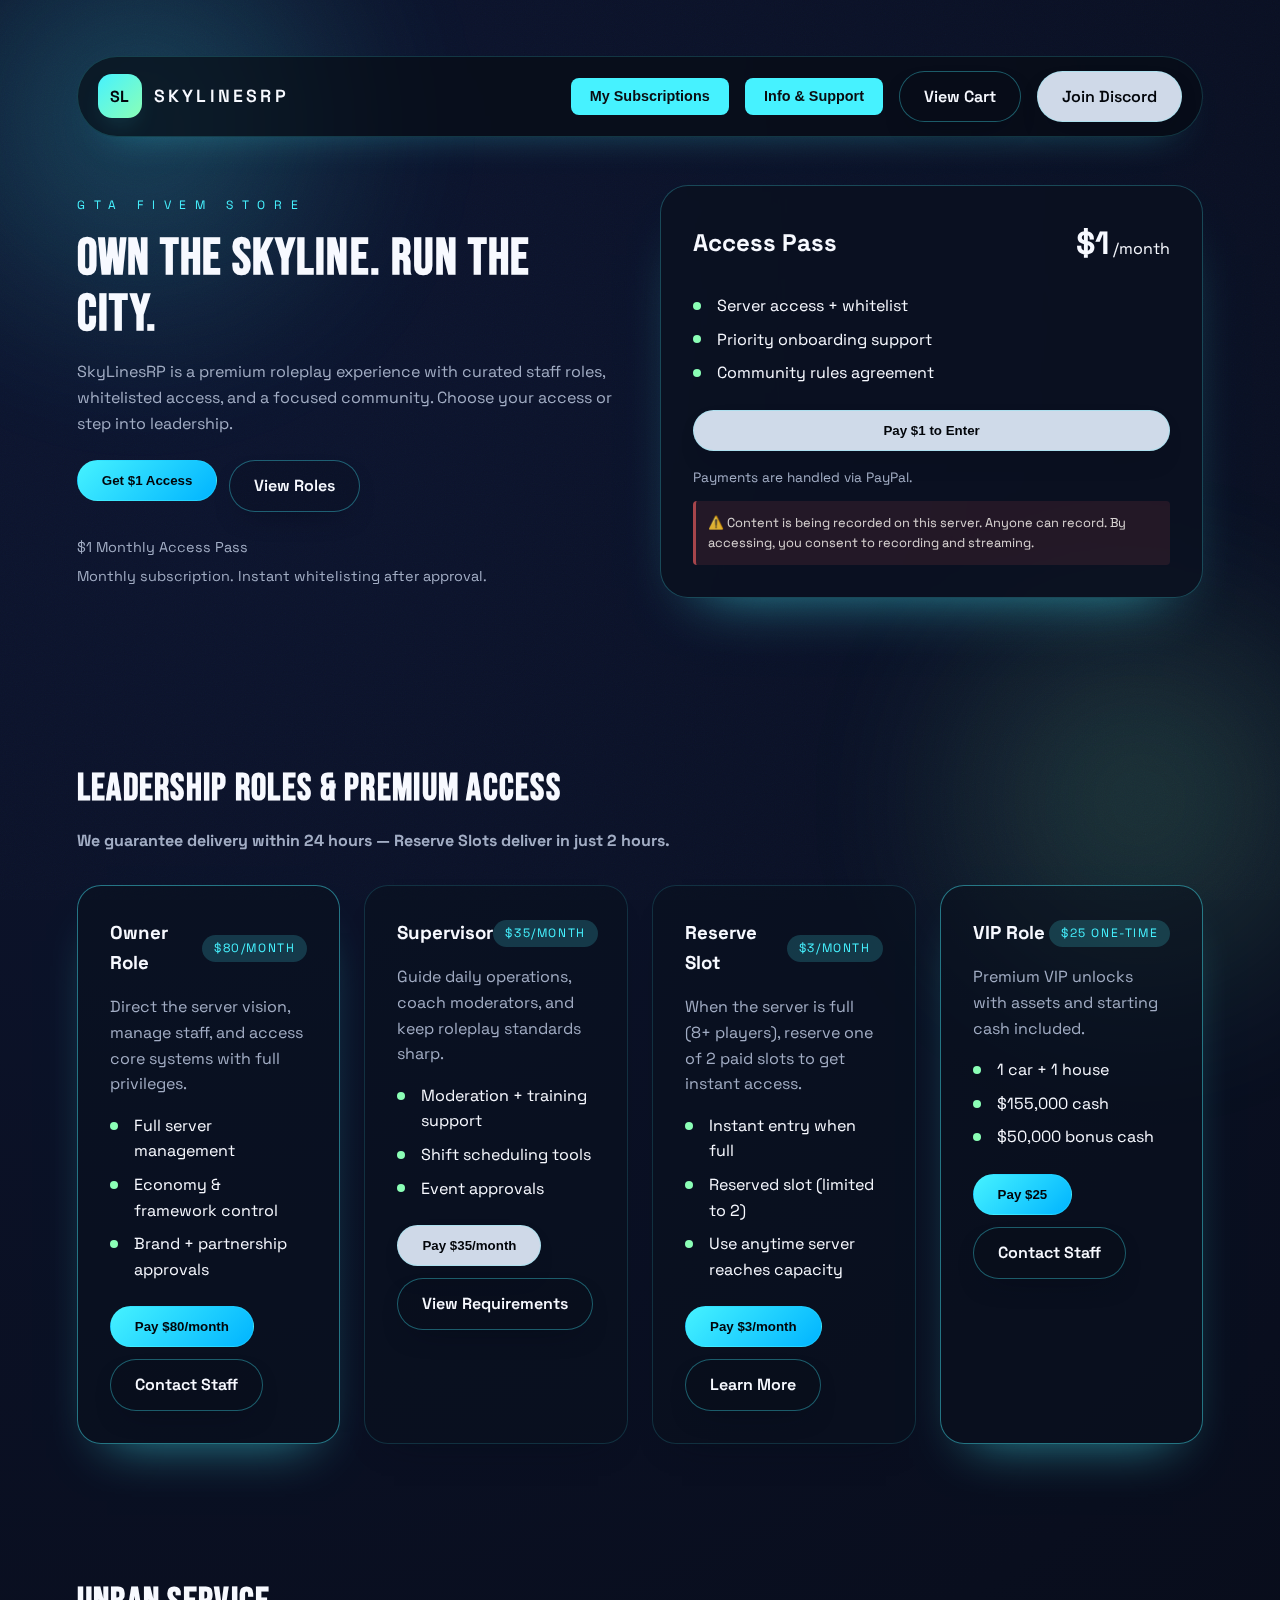
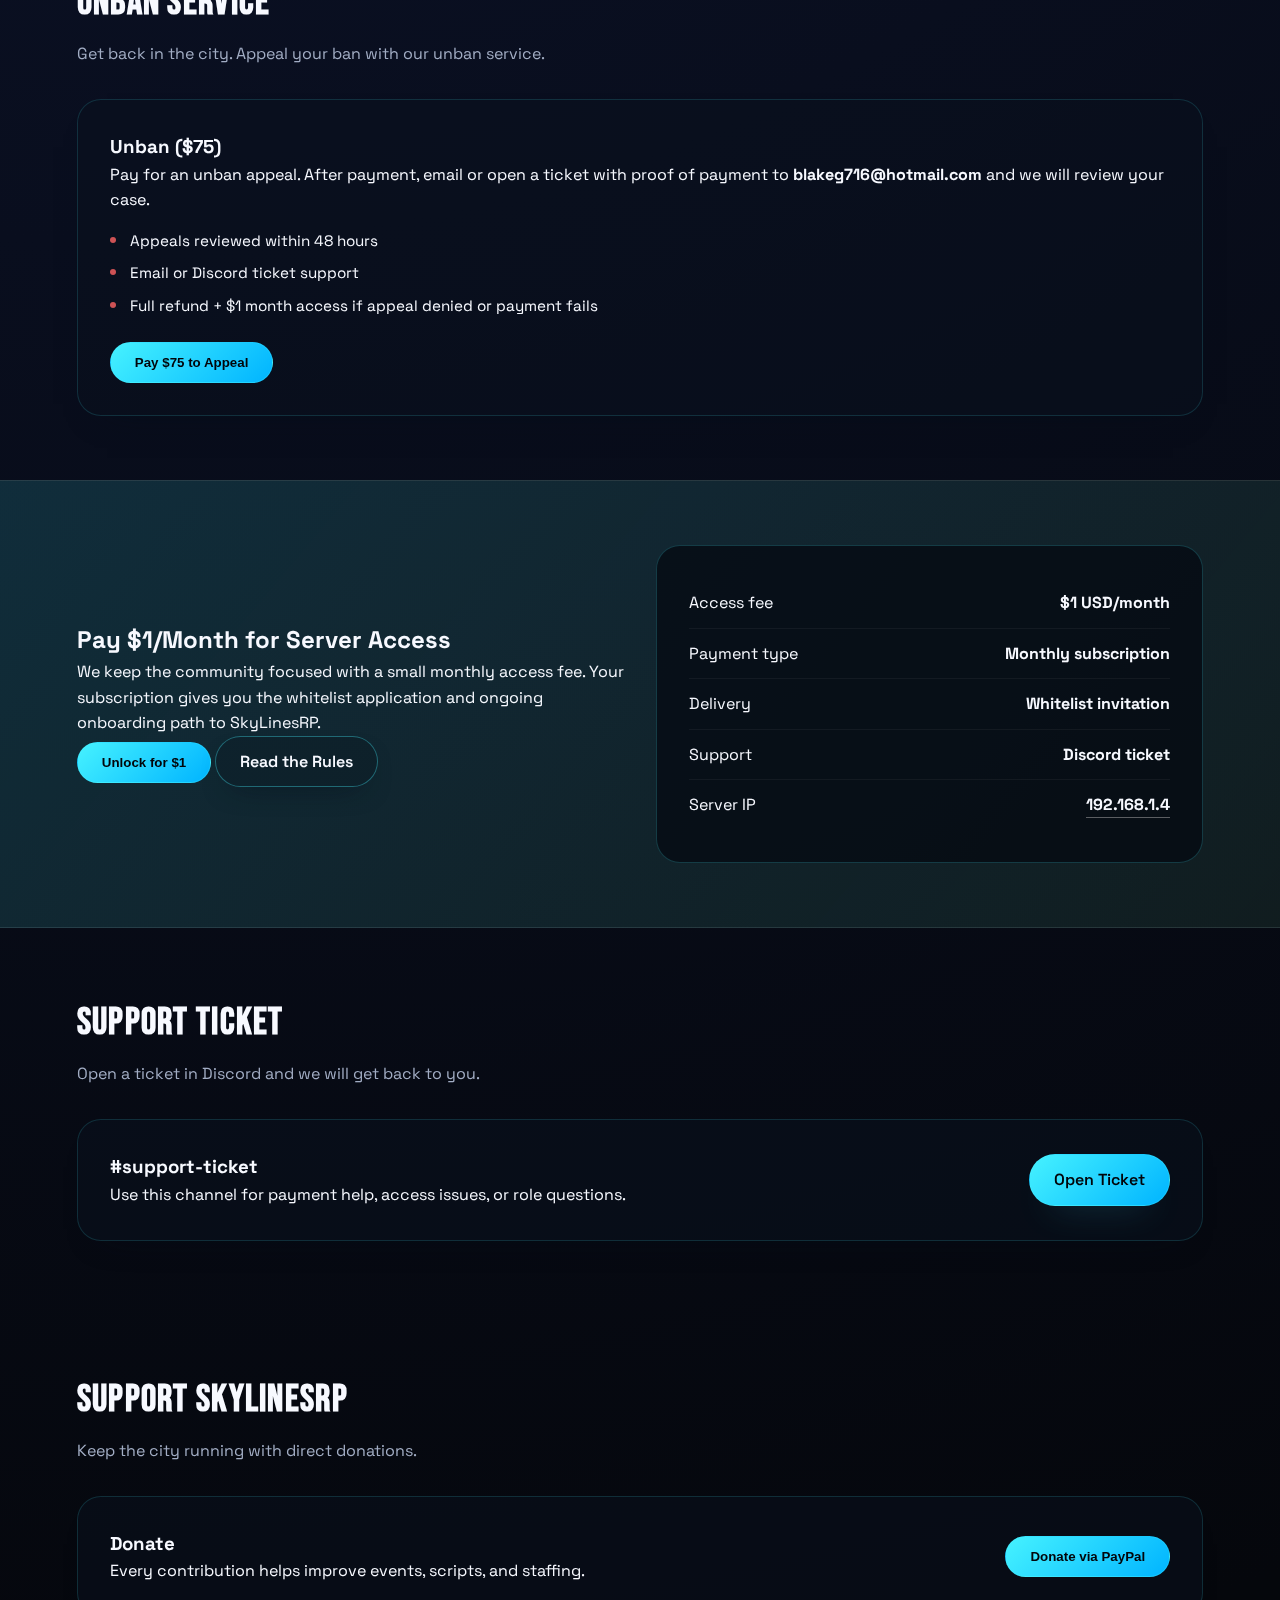
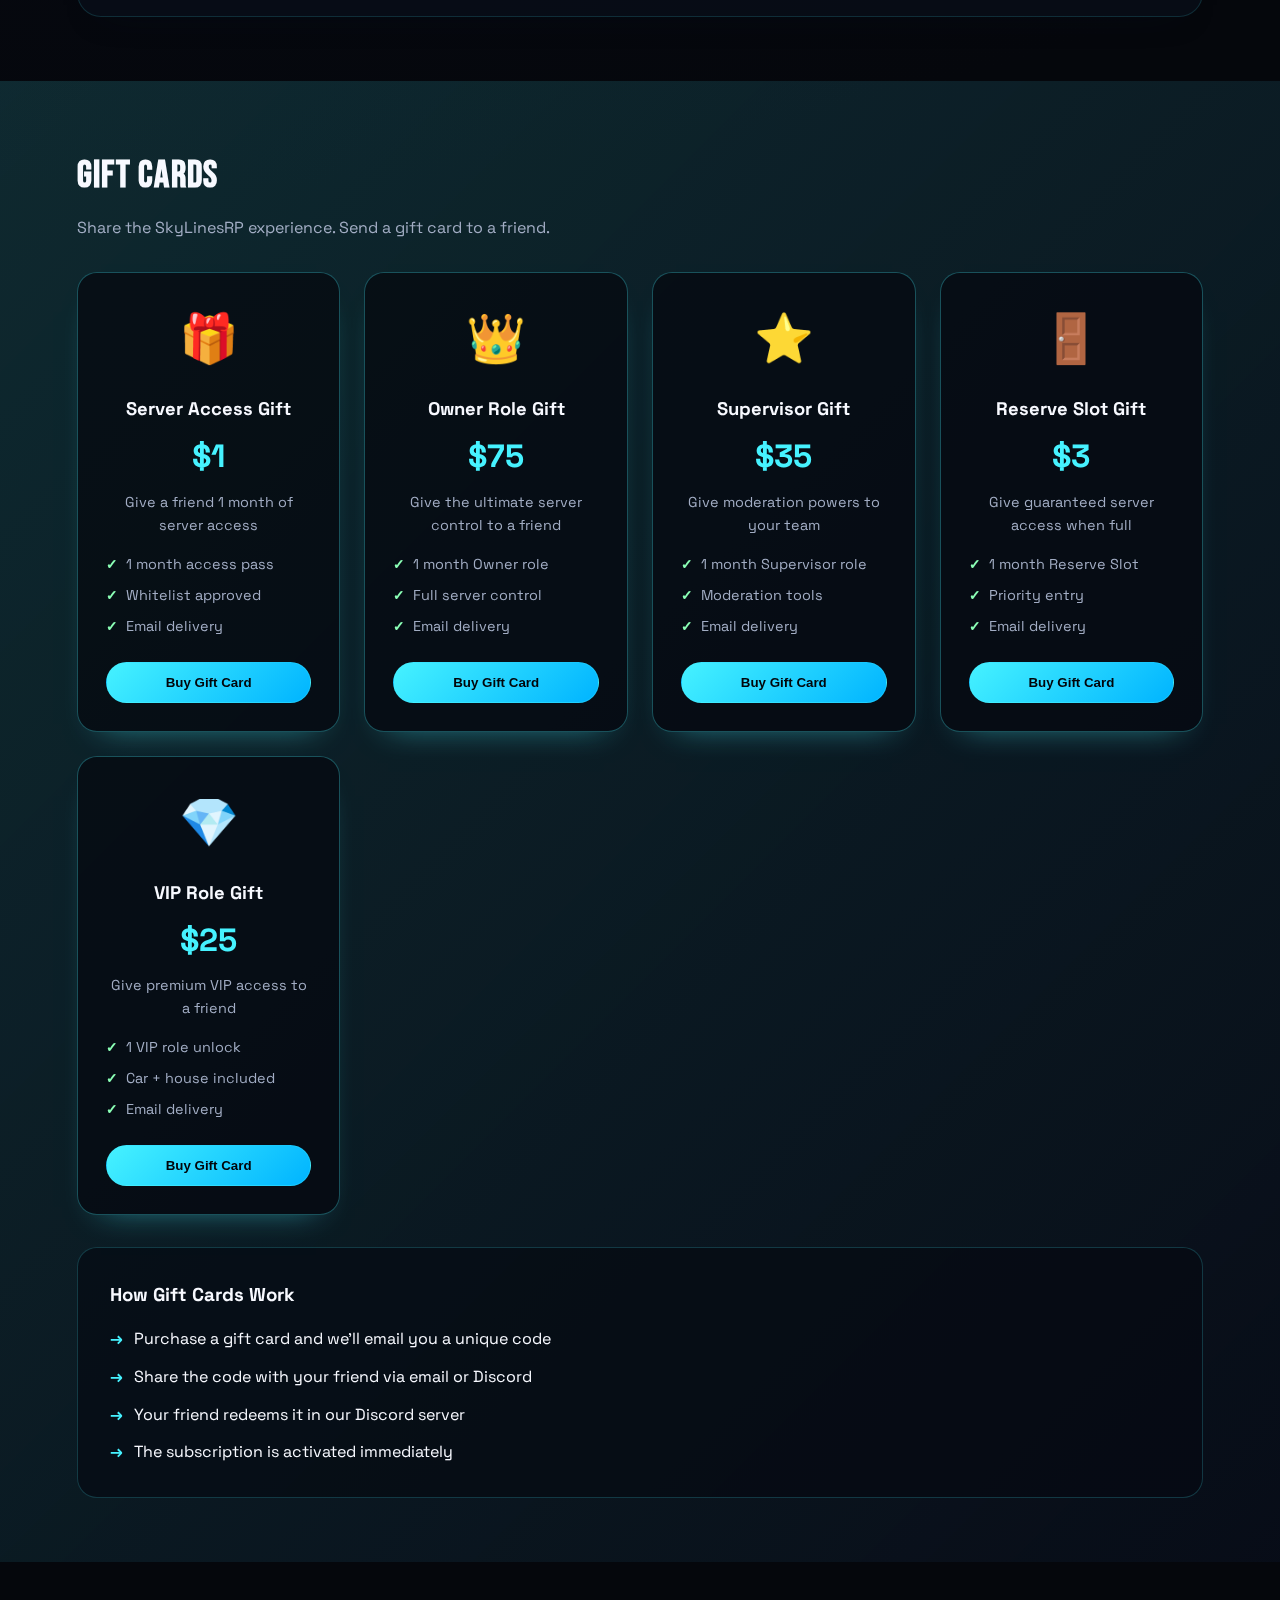
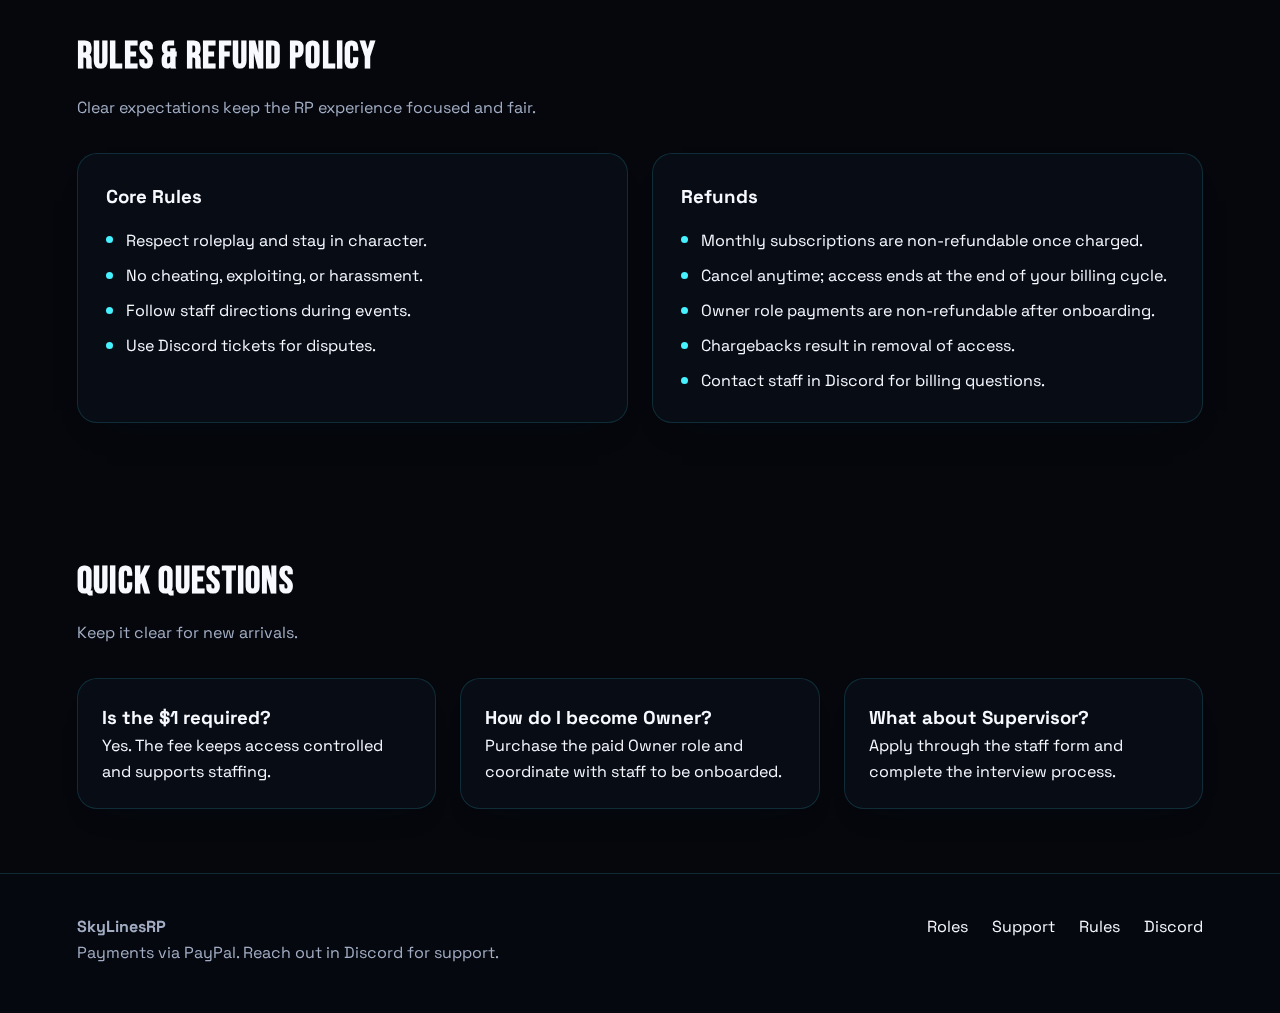
<file: index.html>
<!doctype html>
<html lang="en">
  <head>
    <meta charset="utf-8" />
    <meta name="viewport" content="width=device-width, initial-scale=1" />
    <title>SkyLinesRP Store</title>
    <link rel="stylesheet" href="styles.css" />
    <link rel="preconnect" href="https://fonts.googleapis.com" />
    <link rel="preconnect" href="https://fonts.gstatic.com" crossorigin />
    <link
      href="https://fonts.googleapis.com/css2?family=Bebas+Neue&family=Space+Grotesk:wght@400;500;600;700&display=swap"
      rel="stylesheet"
    />
  </head>
  <body class="neo">
    <div class="noise"></div>
    <header class="hero">
      <nav class="nav">
        <div class="brand">
          <span class="brand-mark">SL</span>
          <span class="brand-name">SkyLinesRP</span>
        </div>
        <div class="nav-actions">
          <div class="dropdown">
            <button class="dropdown-toggle" type="button">My Subscriptions</button>
            <ul class="dropdown-menu">
              <li><a href="subscriptions.html">Manage Subscriptions</a></li>
              <li><a href="subscriptions.html#cancel">Cancel Subscription</a></li>
              <li><a href="subscriptions.html#auto-renew">Auto-Renew Settings</a></li>
              <li><hr style="margin: 0.5rem 0; border: none; border-top: 1px solid rgba(248, 245, 240, 0.1);"></li>
              <li><a href="carpacks.html">🚗 Car Packs ($3)</a></li>
              <li><hr style="margin: 0.5rem 0; border: none; border-top: 1px solid rgba(248, 245, 240, 0.1);"></li>
              <li><a href="money.html">💵 Money Packs</a></li>
            </ul>
          </div>
          <div class="dropdown">
            <button class="dropdown-toggle" type="button">Info & Support</button>
            <ul class="dropdown-menu">
              <li><a href="#rules">📋 Refund Policy</a></li>
              <li><a href="#support">🎫 Support Ticket</a></li>
              <li><a href="#rules">📖 Rules</a></li>
              <li><hr style="margin: 0.5rem 0; border: none; border-top: 1px solid rgba(248, 245, 240, 0.1);"></li>
              <li><a href="https://discord.gg/GrjJajYC" target="_blank" rel="noopener">💬 Discord Support</a></li>
              <li><a href="mailto:blakeg716@hotmail.com">📧 Email Support</a></li>
            </ul>
          </div>
          <a class="cta ghost" href="https://www.paypal.com/cgi-bin/webscr?cmd=_cart&business=blakeg716@hotmail.com&display=1&currency_code=USD" target="_blank" rel="noopener">View Cart</a>
          <a class="cta" href="https://discord.gg/GrjJajYC" target="_blank" rel="noopener">Join Discord</a>
        </div>
      </nav>
      <div class="hero-content">
        <div class="hero-text">
          <p class="eyebrow">GTA FiveM Store</p>
          <h1>Own the skyline. Run the city.</h1>
          <p class="lede">
            SkyLinesRP is a premium roleplay experience with curated staff roles, whitelisted access, and
            a focused community. Choose your access or step into leadership.
          </p>
          <div class="hero-actions">
            <form class="paypal-form" action="https://www.paypal.com/cgi-bin/webscr" method="post" target="_blank">
              <input type="hidden" name="cmd" value="_cart">
              <input type="hidden" name="add" value="1">
              <input type="hidden" name="business" value="blakeg716@hotmail.com">
              <input type="hidden" name="item_name" value="Access Pass (1 Month)">
              <input type="hidden" name="amount" value="1.00">
              <input type="hidden" name="currency_code" value="USD">
              <button type="submit" class="cta primary">Get $1 Access</button>
            </form>
            <a class="cta ghost" href="#roles">View Roles</a>
          </div>
          <div class="hero-note">
            <span>$1 Monthly Access Pass</span>
            <span>Monthly subscription. Instant whitelisting after approval.</span>
          </div>
        </div>
        <div class="hero-card">
          <div class="card-top">
            <h2>Access Pass</h2>
            <div class="price">
              <span class="price-amount">$1</span>
              <span class="price-term">/month</span>
            </div>
          </div>
          <ul class="card-list">
            <li>Server access + whitelist</li>
            <li>Priority onboarding support</li>
            <li>Community rules agreement</li>
          </ul>
          <form class="paypal-form full" action="https://www.paypal.com/cgi-bin/webscr" method="post" target="_blank">
            <input type="hidden" name="cmd" value="_cart">
            <input type="hidden" name="add" value="1">
            <input type="hidden" name="business" value="blakeg716@hotmail.com">
            <input type="hidden" name="item_name" value="Access Pass (1 Month)">
            <input type="hidden" name="amount" value="1.00">
            <input type="hidden" name="currency_code" value="USD">
            <button type="submit" class="cta full">Pay $1 to Enter</button>
          </form>
          <p class="card-foot">Payments are handled via PayPal.</p>
          <p class="card-notice">⚠️ Content is being recorded on this server. Anyone can record. By accessing, you consent to recording and streaming.</p>
        </div>
      </div>
    </header>

    <main>
      <section class="roles" id="roles">
        <div class="section-head">
          <h2>Leadership Roles & Premium Access</h2>
          <p><strong>We guarantee delivery within 24 hours — Reserve Slots deliver in just 2 hours.</strong></p>
        </div>
        <div class="role-grid">
          <article class="role-card premium">
            <div class="role-header">
              <h3>Owner Role</h3>
              <span class="role-tag">$80/month</span>
            </div>
            <p class="role-desc">
              Direct the server vision, manage staff, and access core systems with full privileges.
            </p>
            <ul class="role-list">
              <li>Full server management</li>
              <li>Economy &amp; framework control</li>
              <li>Brand + partnership approvals</li>
            </ul>
            <div class="role-actions">
              <form class="paypal-form" action="https://www.paypal.com/cgi-bin/webscr" method="post" target="_blank">
                <input type="hidden" name="cmd" value="_cart">
                <input type="hidden" name="add" value="1">
                <input type="hidden" name="business" value="blakeg716@hotmail.com">
                <input type="hidden" name="item_name" value="Owner Role (1 Month)">
                <input type="hidden" name="amount" value="80.00">
                <input type="hidden" name="currency_code" value="USD">
                <button type="submit" class="cta primary">Pay $80/month</button>
              </form>
              <a class="cta ghost" href="https://discord.gg/GrjJajYC" target="_blank" rel="noopener">Contact Staff</a>
            </div>
          </article>
          <article class="role-card">
            <div class="role-header">
              <h3>Supervisor</h3>
              <span class="role-tag">$35/month</span>
            </div>
            <p class="role-desc">
              Guide daily operations, coach moderators, and keep roleplay standards sharp.
            </p>
            <ul class="role-list">
              <li>Moderation + training support</li>
              <li>Shift scheduling tools</li>
              <li>Event approvals</li>
            </ul>
            <div class="role-actions">
              <form class="paypal-form" action="https://www.paypal.com/cgi-bin/webscr" method="post" target="_blank">
                <input type="hidden" name="cmd" value="_cart">
                <input type="hidden" name="add" value="1">
                <input type="hidden" name="business" value="blakeg716@hotmail.com">
                <input type="hidden" name="item_name" value="Supervisor Role (1 Month)">
                <input type="hidden" name="amount" value="35.00">
                <input type="hidden" name="currency_code" value="USD">
                <button type="submit" class="cta">Pay $35/month</button>
              </form>
              <a class="cta ghost" href="#rules">View Requirements</a>
            </div>
          </article>
          <article class="role-card">
            <div class="role-header">
              <h3>Reserve Slot</h3>
              <span class="role-tag">$3/month</span>
            </div>
            <p class="role-desc">
              When the server is full (8+ players), reserve one of 2 paid slots to get instant access.
            </p>
            <ul class="role-list">
              <li>Instant entry when full</li>
              <li>Reserved slot (limited to 2)</li>
              <li>Use anytime server reaches capacity</li>
            </ul>
            <div class="role-actions">
              <form class="paypal-form" action="https://www.paypal.com/cgi-bin/webscr" method="post" target="_blank">
                <input type="hidden" name="cmd" value="_cart">
                <input type="hidden" name="add" value="1">
                <input type="hidden" name="business" value="blakeg716@hotmail.com">
                <input type="hidden" name="item_name" value="Reserve Slot (1 Month)">
                <input type="hidden" name="amount" value="3.00">
                <input type="hidden" name="currency_code" value="USD">
                <button type="submit" class="cta primary">Pay $3/month</button>
              </form>
              <a class="cta ghost" href="https://discord.gg/GrjJajYC" target="_blank" rel="noopener">Learn More</a>
            </div>
          </article>
          <article class="role-card premium">
            <div class="role-header">
              <h3>VIP Role</h3>
              <span class="role-tag">$25 one-time</span>
            </div>
            <p class="role-desc">
              Premium VIP unlocks with assets and starting cash included.
            </p>
            <ul class="role-list">
              <li>1 car + 1 house</li>
              <li>$155,000 cash</li>
              <li>$50,000 bonus cash</li>
            </ul>
            <div class="role-actions">
              <form class="paypal-form" action="https://www.paypal.com/cgi-bin/webscr" method="post" target="_blank">
                <input type="hidden" name="cmd" value="_cart">
                <input type="hidden" name="add" value="1">
                <input type="hidden" name="business" value="blakeg716@hotmail.com">
                <input type="hidden" name="item_name" value="VIP Role (One Time)">
                <input type="hidden" name="amount" value="25.00">
                <input type="hidden" name="currency_code" value="USD">
                <button type="submit" class="cta primary">Pay $25</button>
              </form>
              <a class="cta ghost" href="https://discord.gg/GrjJajYC" target="_blank" rel="noopener">Contact Staff</a>
            </div>
          </article>
        </div>
      </section>

      <section class="unban" id="unban">
        <div class="section-head">
          <h2>Unban Service</h2>
          <p>Get back in the city. Appeal your ban with our unban service.</p>
        </div>
        <div class="unban-card">
          <div>
            <h3>Unban ($75)</h3>
            <p>Pay for an unban appeal. After payment, email or open a ticket with proof of payment to <strong>blakeg716@hotmail.com</strong> and we will review your case.</p>
            <ul class="unban-list">
              <li>Appeals reviewed within 48 hours</li>
              <li>Email or Discord ticket support</li>
              <li>Full refund + $1 month access if appeal denied or payment fails</li>
            </ul>
          </div>
          <form class="paypal-form" action="https://www.paypal.com/cgi-bin/webscr" method="post" target="_blank">
            <input type="hidden" name="cmd" value="_cart">
            <input type="hidden" name="add" value="1">
            <input type="hidden" name="business" value="blakeg716@hotmail.com">
            <input type="hidden" name="item_name" value="Unban Appeal">
            <input type="hidden" name="amount" value="75.00">
            <input type="hidden" name="currency_code" value="USD">
            <button type="submit" class="cta primary">Pay $75 to Appeal</button>
          </form>
        </div>
      </section>

      <section class="access">
        <div class="access-copy">
          <h2>Pay $1/Month for Server Access</h2>
          <p>
            We keep the community focused with a small monthly access fee. Your subscription gives you the whitelist
            application and ongoing onboarding path to SkyLinesRP.
          </p>
          <div class="access-actions">
            <form class="paypal-form" action="https://www.paypal.com/cgi-bin/webscr" method="post" target="_blank">
              <input type="hidden" name="cmd" value="_cart">
              <input type="hidden" name="add" value="1">
              <input type="hidden" name="business" value="blakeg716@hotmail.com">
              <input type="hidden" name="item_name" value="Access Pass (1 Month)">
              <input type="hidden" name="amount" value="1.00">
              <input type="hidden" name="currency_code" value="USD">
              <button type="submit" class="cta primary">Unlock for $1</button>
            </form>
            <a class="cta ghost" href="#rules">Read the Rules</a>
          </div>
        </div>
        <div class="access-panel">
          <div class="panel-row">
            <span>Access fee</span>
            <strong>$1 USD/month</strong>
          </div>
          <div class="panel-row">
            <span>Payment type</span>
            <strong>Monthly subscription</strong>
          </div>
          <div class="panel-row">
            <span>Delivery</span>
            <strong>Whitelist invitation</strong>
          </div>
          <div class="panel-row">
            <span>Support</span>
            <strong>Discord ticket</strong>
          </div>
          <div class="panel-row">
            <span>Server IP</span>
            <strong><a class="link" href="http://192.168.1.4" target="_blank" rel="noopener">192.168.1.4</a></strong>
          </div>
        </div>
      </section>

      <section class="support" id="support">
        <div class="section-head">
          <h2>Support Ticket</h2>
          <p>Open a ticket in Discord and we will get back to you.</p>
        </div>
        <div class="support-card">
          <div>
            <h3>#support-ticket</h3>
            <p>Use this channel for payment help, access issues, or role questions.</p>
          </div>
          <a class="cta primary" href="https://discord.gg/GrjJajYC" target="_blank" rel="noopener">Open Ticket</a>
        </div>
      </section>

      <section class="donate" id="donate">
        <div class="section-head">
          <h2>Support SkyLinesRP</h2>
          <p>Keep the city running with direct donations.</p>
        </div>
        <div class="donate-card">
          <div>
            <h3>Donate</h3>
            <p>Every contribution helps improve events, scripts, and staffing.</p>
          </div>
          <form class="paypal-form" action="https://www.paypal.com/cgi-bin/webscr" method="post" target="_blank">
            <input type="hidden" name="cmd" value="_cart">
            <input type="hidden" name="add" value="1">
            <input type="hidden" name="business" value="blakeg716@hotmail.com">
            <input type="hidden" name="item_name" value="Donation">
            <input type="hidden" name="amount" value="1.00">
            <input type="hidden" name="currency_code" value="USD">
            <button type="submit" class="cta primary">Donate via PayPal</button>
          </form>
        </div>
      </section>

      <section class="giftcards" id="giftcards">
        <div class="section-head">
          <h2>Gift Cards</h2>
          <p>Share the SkyLinesRP experience. Send a gift card to a friend.</p>
        </div>
        <div class="giftcard-grid">
          <div class="giftcard-card">
            <div class="giftcard-icon">🎁</div>
            <h3>Server Access Gift</h3>
            <p class="giftcard-price">$1</p>
            <p>Give a friend 1 month of server access</p>
            <ul class="giftcard-list">
              <li>1 month access pass</li>
              <li>Whitelist approved</li>
              <li>Email delivery</li>
            </ul>
            <form class="paypal-form full" action="https://www.paypal.com/cgi-bin/webscr" method="post" target="_blank">
              <input type="hidden" name="cmd" value="_cart">
              <input type="hidden" name="add" value="1">
              <input type="hidden" name="business" value="blakeg716@hotmail.com">
              <input type="hidden" name="item_name" value="Gift Card - Server Access (1 Month)">
              <input type="hidden" name="amount" value="1.00">
              <input type="hidden" name="currency_code" value="USD">
              <button type="submit" class="cta primary full">Buy Gift Card</button>
            </form>
          </div>

          <div class="giftcard-card">
            <div class="giftcard-icon">👑</div>
            <h3>Owner Role Gift</h3>
            <p class="giftcard-price">$75</p>
            <p>Give the ultimate server control to a friend</p>
            <ul class="giftcard-list">
              <li>1 month Owner role</li>
              <li>Full server control</li>
              <li>Email delivery</li>
            </ul>
            <form class="paypal-form full" action="https://www.paypal.com/cgi-bin/webscr" method="post" target="_blank">
              <input type="hidden" name="cmd" value="_cart">
              <input type="hidden" name="add" value="1">
              <input type="hidden" name="business" value="blakeg716@hotmail.com">
              <input type="hidden" name="item_name" value="Gift Card - Owner Role (1 Month)">
              <input type="hidden" name="amount" value="75.00">
              <input type="hidden" name="currency_code" value="USD">
              <button type="submit" class="cta primary full">Buy Gift Card</button>
            </form>
          </div>

          <div class="giftcard-card">
            <div class="giftcard-icon">⭐</div>
            <h3>Supervisor Gift</h3>
            <p class="giftcard-price">$35</p>
            <p>Give moderation powers to your team</p>
            <ul class="giftcard-list">
              <li>1 month Supervisor role</li>
              <li>Moderation tools</li>
              <li>Email delivery</li>
            </ul>
            <form class="paypal-form full" action="https://www.paypal.com/cgi-bin/webscr" method="post" target="_blank">
              <input type="hidden" name="cmd" value="_cart">
              <input type="hidden" name="add" value="1">
              <input type="hidden" name="business" value="blakeg716@hotmail.com">
              <input type="hidden" name="item_name" value="Gift Card - Supervisor Role (1 Month)">
              <input type="hidden" name="amount" value="35.00">
              <input type="hidden" name="currency_code" value="USD">
              <button type="submit" class="cta primary full">Buy Gift Card</button>
            </form>
          </div>

          <div class="giftcard-card">
            <div class="giftcard-icon">🚪</div>
            <h3>Reserve Slot Gift</h3>
            <p class="giftcard-price">$3</p>
            <p>Give guaranteed server access when full</p>
            <ul class="giftcard-list">
              <li>1 month Reserve Slot</li>
              <li>Priority entry</li>
              <li>Email delivery</li>
            </ul>
            <form class="paypal-form full" action="https://www.paypal.com/cgi-bin/webscr" method="post" target="_blank">
              <input type="hidden" name="cmd" value="_cart">
              <input type="hidden" name="add" value="1">
              <input type="hidden" name="business" value="blakeg716@hotmail.com">
              <input type="hidden" name="item_name" value="Gift Card - Reserve Slot (1 Month)">
              <input type="hidden" name="amount" value="3.00">
              <input type="hidden" name="currency_code" value="USD">
              <button type="submit" class="cta primary full">Buy Gift Card</button>
            </form>
          </div>

          <div class="giftcard-card">
            <div class="giftcard-icon">💎</div>
            <h3>VIP Role Gift</h3>
            <p class="giftcard-price">$25</p>
            <p>Give premium VIP access to a friend</p>
            <ul class="giftcard-list">
              <li>1 VIP role unlock</li>
              <li>Car + house included</li>
              <li>Email delivery</li>
            </ul>
            <form class="paypal-form full" action="https://www.paypal.com/cgi-bin/webscr" method="post" target="_blank">
              <input type="hidden" name="cmd" value="_cart">
              <input type="hidden" name="add" value="1">
              <input type="hidden" name="business" value="blakeg716@hotmail.com">
              <input type="hidden" name="item_name" value="Gift Card - VIP Role">
              <input type="hidden" name="amount" value="25.00">
              <input type="hidden" name="currency_code" value="USD">
              <button type="submit" class="cta primary full">Buy Gift Card</button>
            </form>
          </div>
        </div>
        <div class="giftcard-info">
          <h3>How Gift Cards Work</h3>
          <ul>
            <li>Purchase a gift card and we'll email you a unique code</li>
            <li>Share the code with your friend via email or Discord</li>
            <li>Your friend redeems it in our Discord server</li>
            <li>The subscription is activated immediately</li>
          </ul>
        </div>
      </section>

      <section class="policy" id="rules">
        <div class="section-head">
          <h2>Rules &amp; Refund Policy</h2>
          <p>Clear expectations keep the RP experience focused and fair.</p>
        </div>
        <div class="policy-grid">
          <div class="policy-card">
            <h3>Core Rules</h3>
            <ul>
              <li>Respect roleplay and stay in character.</li>
              <li>No cheating, exploiting, or harassment.</li>
              <li>Follow staff directions during events.</li>
              <li>Use Discord tickets for disputes.</li>
            </ul>
          </div>
          <div class="policy-card">
            <h3>Refunds</h3>
            <ul>
              <li>Monthly subscriptions are non-refundable once charged.</li>
              <li>Cancel anytime; access ends at the end of your billing cycle.</li>
              <li>Owner role payments are non-refundable after onboarding.</li>
              <li>Chargebacks result in removal of access.</li>
              <li>Contact staff in Discord for billing questions.</li>
            </ul>
          </div>
        </div>
      </section>

      <section class="faq">
        <div class="section-head">
          <h2>Quick Questions</h2>
          <p>Keep it clear for new arrivals.</p>
        </div>
        <div class="faq-grid">
          <div class="faq-card">
            <h3>Is the $1 required?</h3>
            <p>Yes. The fee keeps access controlled and supports staffing.</p>
          </div>
          <div class="faq-card">
            <h3>How do I become Owner?</h3>
            <p>Purchase the paid Owner role and coordinate with staff to be onboarded.</p>
          </div>
          <div class="faq-card">
            <h3>What about Supervisor?</h3>
            <p>Apply through the staff form and complete the interview process.</p>
          </div>
        </div>
      </section>
    </main>

    <footer class="footer">
      <div>
        <strong>SkyLinesRP</strong>
        <p>Payments via PayPal. Reach out in Discord for support.</p>
      </div>
      <div class="footer-links">
        <a href="#roles">Roles</a>
        <a href="#support">Support</a>
        <a href="#rules">Rules</a>
        <a href="https://discord.gg/GrjJajYC" target="_blank" rel="noopener">Discord</a>
      </div>
    </footer>

    <script>
      // Dropdown toggle on click
      document.querySelectorAll('.dropdown-toggle').forEach(btn => {
        btn.addEventListener('click', function() {
          const dropdown = this.closest('.dropdown');
          dropdown.classList.toggle('active');
        });
      });

      // Close dropdown when clicking a link
      document.querySelectorAll('.dropdown-menu a').forEach(link => {
        link.addEventListener('click', function() {
          const dropdown = this.closest('.dropdown');
          dropdown.classList.remove('active');
        });
      });

      // Close dropdown when clicking outside
      document.addEventListener('click', function(event) {
        document.querySelectorAll('.dropdown').forEach(dropdown => {
          if (!dropdown.contains(event.target)) {
            dropdown.classList.remove('active');
          }
        });
      });
    </script>
  </body>
</html>
</file>
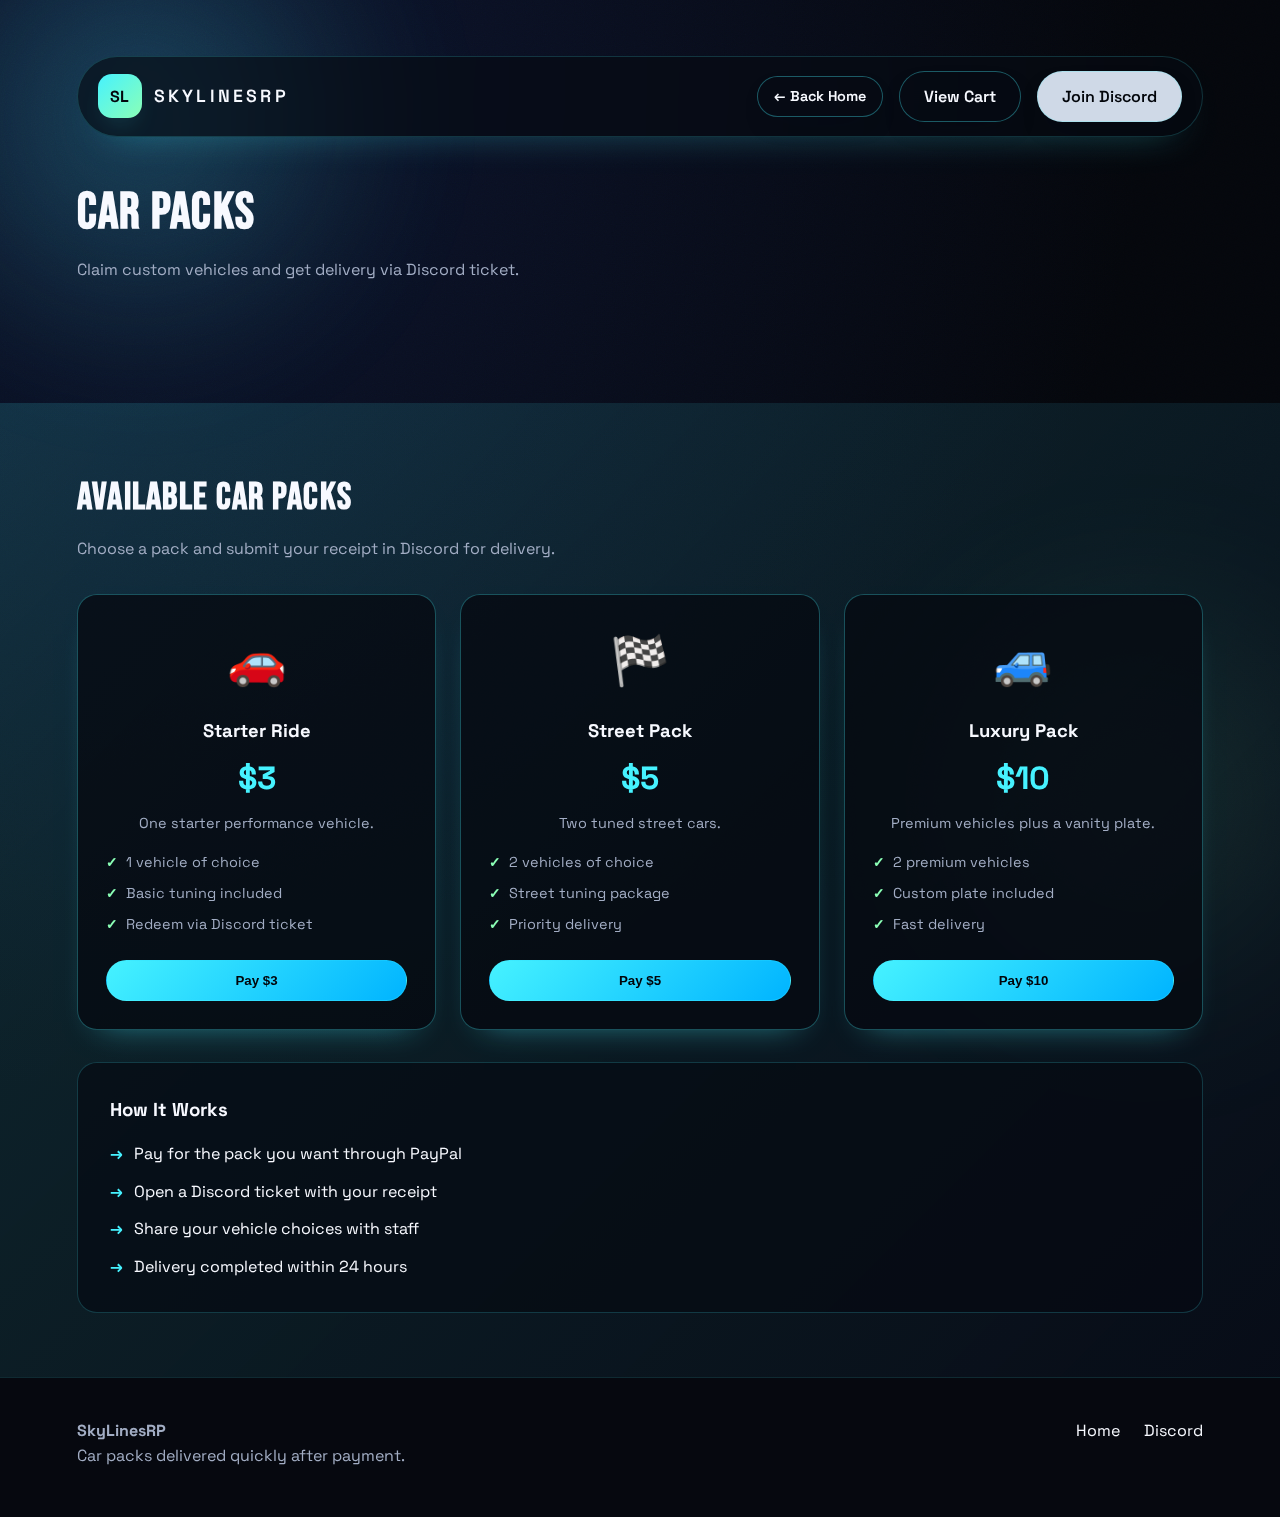
<file: carpacks.html>
<!doctype html>
<html lang="en">
	<head>
		<meta charset="utf-8" />
		<meta name="viewport" content="width=device-width, initial-scale=1" />
		<title>Car Packs - SkyLinesRP</title>
		<link rel="stylesheet" href="styles.css" />
		<link rel="preconnect" href="https://fonts.googleapis.com" />
		<link rel="preconnect" href="https://fonts.gstatic.com" crossorigin />
		<link
			href="https://fonts.googleapis.com/css2?family=Bebas+Neue&family=Space+Grotesk:wght@400;500;600;700&display=swap"
			rel="stylesheet"
		/>
	</head>
	<body class="neo">
		<div class="noise"></div>
		<header class="hero hero-small">
			<nav class="nav">
				<div class="brand">
					<span class="brand-mark">SL</span>
					<span class="brand-name">SkyLinesRP</span>
				</div>
				<div class="nav-actions">
					<a href="index.html" class="cta ghost" style="padding: 0.5rem 1rem; font-size: 0.9rem;">← Back Home</a>
					<a class="cta ghost" href="https://www.paypal.com/cgi-bin/webscr?cmd=_cart&business=blakeg716@hotmail.com&display=1&currency_code=USD" target="_blank" rel="noopener">View Cart</a>
					<a class="cta" href="https://discord.gg/GrjJajYC" target="_blank" rel="noopener">Join Discord</a>
				</div>
			</nav>
			<div class="hero-content">
				<div class="hero-text">
					<h1>Car Packs</h1>
					<p class="lede">Claim custom vehicles and get delivery via Discord ticket.</p>
				</div>
			</div>
		</header>

		<main>
			<section class="giftcards" id="carpacks">
				<div class="section-head">
					<h2>Available Car Packs</h2>
					<p>Choose a pack and submit your receipt in Discord for delivery.</p>
				</div>
				<div class="giftcard-grid">
					<div class="giftcard-card">
						<div class="giftcard-icon">🚗</div>
						<h3>Starter Ride</h3>
						<p class="giftcard-price">$3</p>
						<p>One starter performance vehicle.</p>
						<ul class="giftcard-list">
							<li>1 vehicle of choice</li>
							<li>Basic tuning included</li>
							<li>Redeem via Discord ticket</li>
						</ul>
						<form class="paypal-form full" action="https://www.paypal.com/cgi-bin/webscr" method="post" target="_blank">
							<input type="hidden" name="cmd" value="_cart">
							<input type="hidden" name="add" value="1">
							<input type="hidden" name="business" value="blakeg716@hotmail.com">
							<input type="hidden" name="item_name" value="Car Pack - Starter Ride">
							<input type="hidden" name="amount" value="3.00">
							<input type="hidden" name="currency_code" value="USD">
							<button type="submit" class="cta primary full">Pay $3</button>
						</form>
					</div>

					<div class="giftcard-card">
						<div class="giftcard-icon">🏁</div>
						<h3>Street Pack</h3>
						<p class="giftcard-price">$5</p>
						<p>Two tuned street cars.</p>
						<ul class="giftcard-list">
							<li>2 vehicles of choice</li>
							<li>Street tuning package</li>
							<li>Priority delivery</li>
						</ul>
						<form class="paypal-form full" action="https://www.paypal.com/cgi-bin/webscr" method="post" target="_blank">
							<input type="hidden" name="cmd" value="_cart">
							<input type="hidden" name="add" value="1">
							<input type="hidden" name="business" value="blakeg716@hotmail.com">
							<input type="hidden" name="item_name" value="Car Pack - Street Pack">
							<input type="hidden" name="amount" value="5.00">
							<input type="hidden" name="currency_code" value="USD">
							<button type="submit" class="cta primary full">Pay $5</button>
						</form>
					</div>

					<div class="giftcard-card">
						<div class="giftcard-icon">🚙</div>
						<h3>Luxury Pack</h3>
						<p class="giftcard-price">$10</p>
						<p>Premium vehicles plus a vanity plate.</p>
						<ul class="giftcard-list">
							<li>2 premium vehicles</li>
							<li>Custom plate included</li>
							<li>Fast delivery</li>
						</ul>
						<form class="paypal-form full" action="https://www.paypal.com/cgi-bin/webscr" method="post" target="_blank">
							<input type="hidden" name="cmd" value="_cart">
							<input type="hidden" name="add" value="1">
							<input type="hidden" name="business" value="blakeg716@hotmail.com">
							<input type="hidden" name="item_name" value="Car Pack - Luxury Pack">
							<input type="hidden" name="amount" value="10.00">
							<input type="hidden" name="currency_code" value="USD">
							<button type="submit" class="cta primary full">Pay $10</button>
						</form>
					</div>
				</div>

				<div class="giftcard-info">
					<h3>How It Works</h3>
					<ul>
						<li>Pay for the pack you want through PayPal</li>
						<li>Open a Discord ticket with your receipt</li>
						<li>Share your vehicle choices with staff</li>
						<li>Delivery completed within 24 hours</li>
					</ul>
				</div>
			</section>
		</main>

		<footer class="footer">
			<div>
				<strong>SkyLinesRP</strong>
				<p>Car packs delivered quickly after payment.</p>
			</div>
			<div class="footer-links">
				<a href="index.html">Home</a>
				<a href="https://discord.gg/GrjJajYC" target="_blank" rel="noopener">Discord</a>
			</div>
		</footer>
	</body>
</html>
</file>
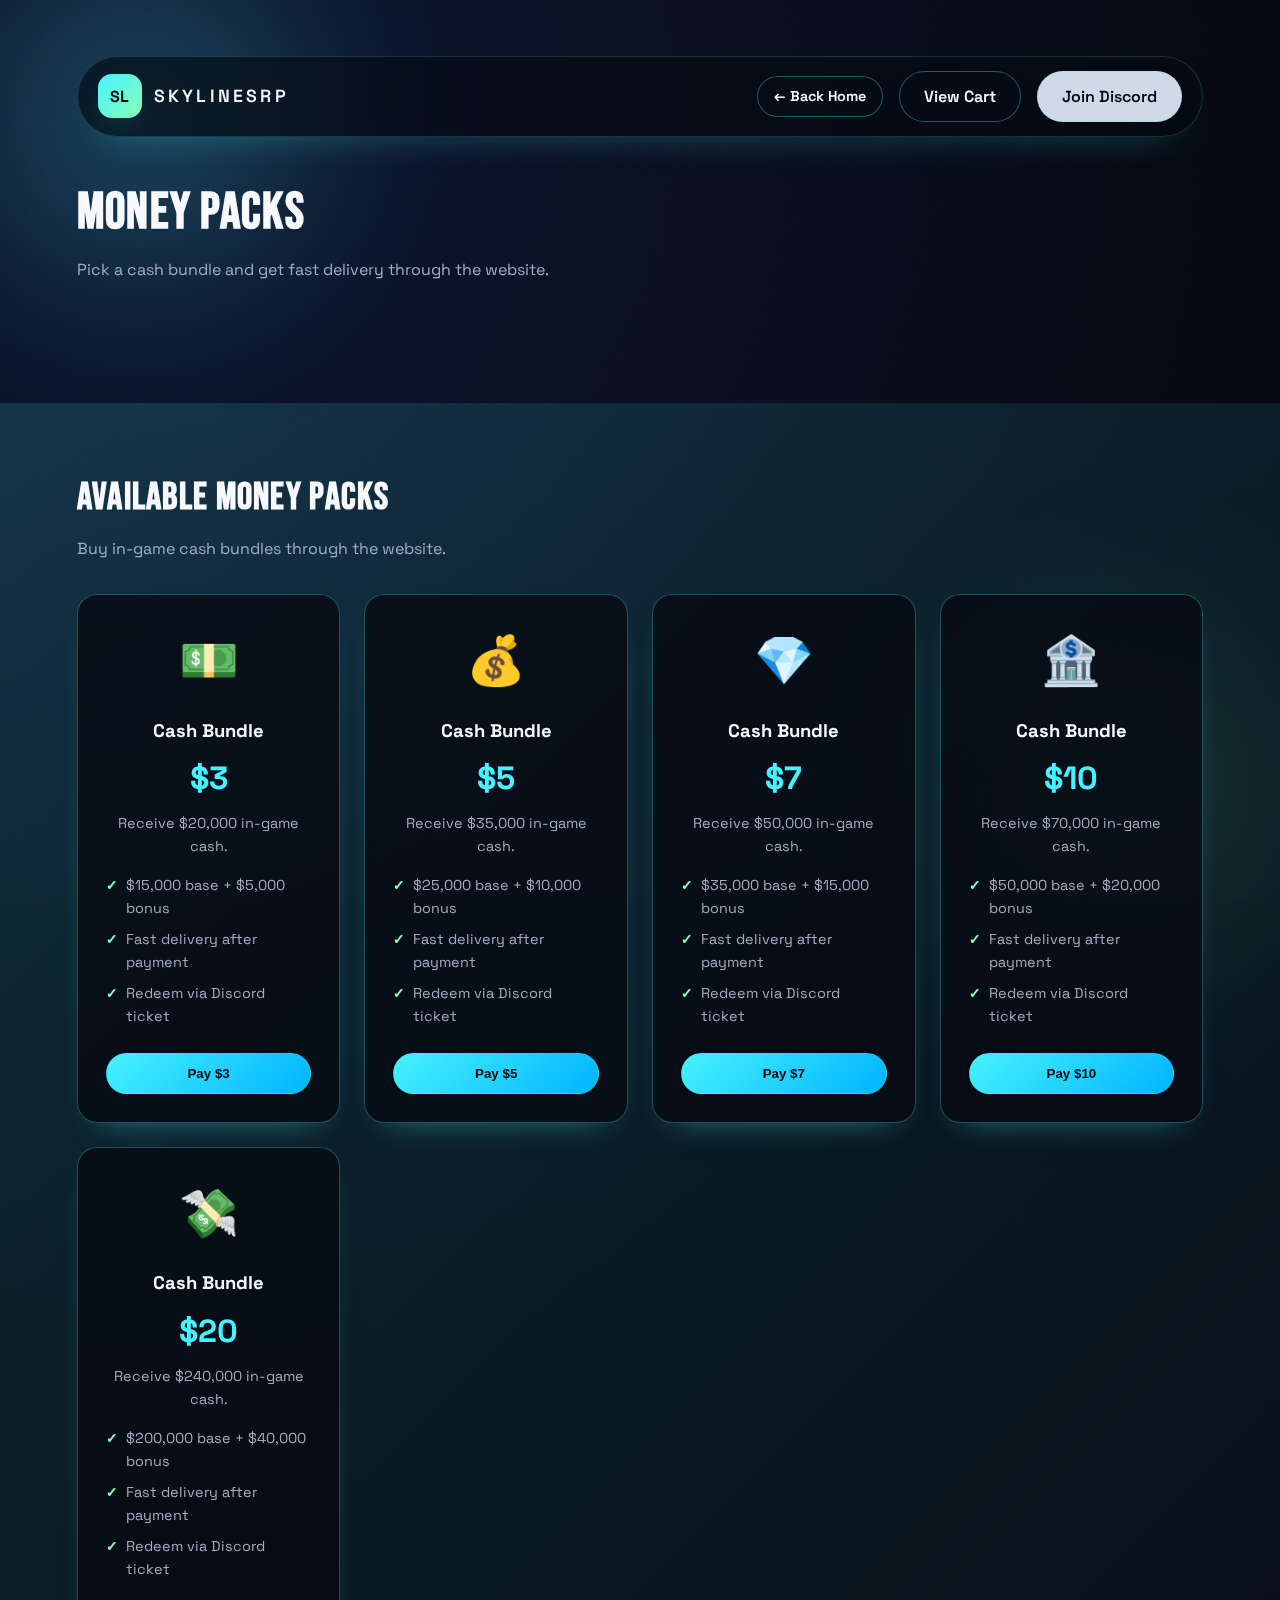
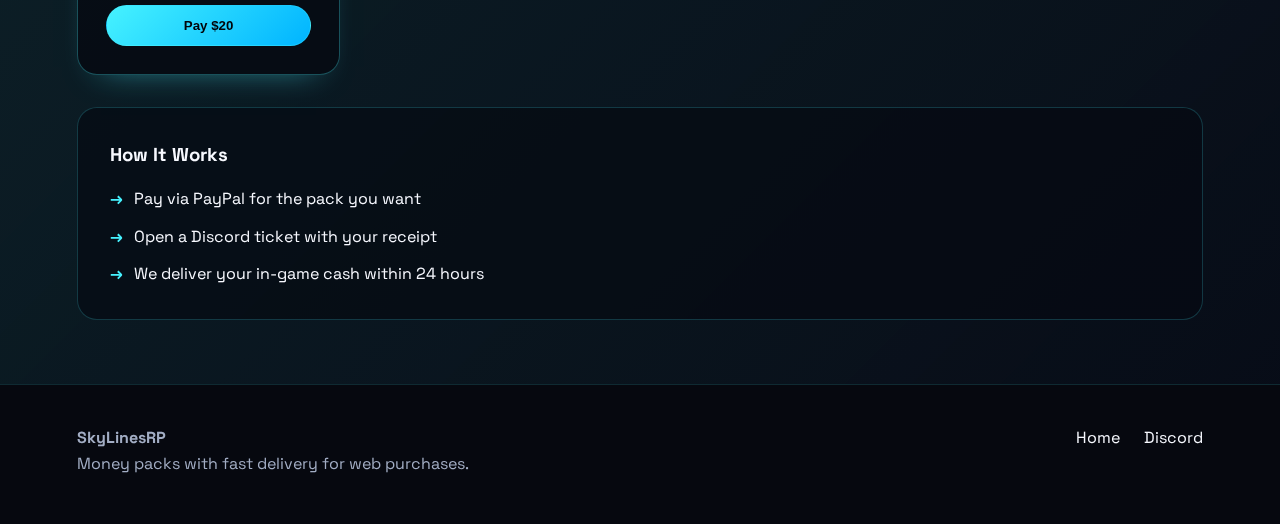
<file: money.html>
<!doctype html>
<html lang="en">
  <head>
    <meta charset="utf-8" />
    <meta name="viewport" content="width=device-width, initial-scale=1" />
    <title>Money Packs - SkyLinesRP</title>
    <link rel="stylesheet" href="styles.css" />
    <link rel="preconnect" href="https://fonts.googleapis.com" />
    <link rel="preconnect" href="https://fonts.gstatic.com" crossorigin />
    <link
      href="https://fonts.googleapis.com/css2?family=Bebas+Neue&family=Space+Grotesk:wght@400;500;600;700&display=swap"
      rel="stylesheet"
    />
  </head>
  <body class="neo">
    <div class="noise"></div>
    <header class="hero hero-small">
      <nav class="nav">
        <div class="brand">
          <span class="brand-mark">SL</span>
          <span class="brand-name">SkyLinesRP</span>
        </div>
        <div class="nav-actions">
          <a href="index.html" class="cta ghost" style="padding: 0.5rem 1rem; font-size: 0.9rem;">← Back Home</a>
          <a class="cta ghost" href="https://www.paypal.com/cgi-bin/webscr?cmd=_cart&business=blakeg716@hotmail.com&display=1&currency_code=USD" target="_blank" rel="noopener">View Cart</a>
          <a class="cta" href="https://discord.gg/GrjJajYC" target="_blank" rel="noopener">Join Discord</a>
        </div>
      </nav>
      <div class="hero-content">
        <div class="hero-text">
          <h1>Money Packs</h1>
          <p class="lede">Pick a cash bundle and get fast delivery through the website.</p>
        </div>
      </div>
    </header>

    <main>
      <section class="giftcards" id="money">
        <div class="section-head">
          <h2>Available Money Packs</h2>
          <p>Buy in-game cash bundles through the website.</p>
        </div>
        <div class="giftcard-grid">
          <div class="giftcard-card">
            <div class="giftcard-icon">💵</div>
            <h3>Cash Bundle</h3>
            <p class="giftcard-price">$3</p>
            <p>Receive $20,000 in-game cash.</p>
            <ul class="giftcard-list">
              <li>$15,000 base + $5,000 bonus</li>
              <li>Fast delivery after payment</li>
              <li>Redeem via Discord ticket</li>
            </ul>
            <form class="paypal-form full" action="https://www.paypal.com/cgi-bin/webscr" method="post" target="_blank">
              <input type="hidden" name="cmd" value="_cart">
              <input type="hidden" name="add" value="1">
              <input type="hidden" name="business" value="blakeg716@hotmail.com">
              <input type="hidden" name="item_name" value="Money Pack - $20,000">
              <input type="hidden" name="amount" value="3.00">
              <input type="hidden" name="currency_code" value="USD">
              <button type="submit" class="cta primary full">Pay $3</button>
            </form>
          </div>

          <div class="giftcard-card">
            <div class="giftcard-icon">💰</div>
            <h3>Cash Bundle</h3>
            <p class="giftcard-price">$5</p>
            <p>Receive $35,000 in-game cash.</p>
            <ul class="giftcard-list">
              <li>$25,000 base + $10,000 bonus</li>
              <li>Fast delivery after payment</li>
              <li>Redeem via Discord ticket</li>
            </ul>
            <form class="paypal-form full" action="https://www.paypal.com/cgi-bin/webscr" method="post" target="_blank">
              <input type="hidden" name="cmd" value="_cart">
              <input type="hidden" name="add" value="1">
              <input type="hidden" name="business" value="blakeg716@hotmail.com">
              <input type="hidden" name="item_name" value="Money Pack - $35,000">
              <input type="hidden" name="amount" value="5.00">
              <input type="hidden" name="currency_code" value="USD">
              <button type="submit" class="cta primary full">Pay $5</button>
            </form>
          </div>

          <div class="giftcard-card">
            <div class="giftcard-icon">💎</div>
            <h3>Cash Bundle</h3>
            <p class="giftcard-price">$7</p>
            <p>Receive $50,000 in-game cash.</p>
            <ul class="giftcard-list">
              <li>$35,000 base + $15,000 bonus</li>
              <li>Fast delivery after payment</li>
              <li>Redeem via Discord ticket</li>
            </ul>
            <form class="paypal-form full" action="https://www.paypal.com/cgi-bin/webscr" method="post" target="_blank">
              <input type="hidden" name="cmd" value="_cart">
              <input type="hidden" name="add" value="1">
              <input type="hidden" name="business" value="blakeg716@hotmail.com">
              <input type="hidden" name="item_name" value="Money Pack - $50,000">
              <input type="hidden" name="amount" value="7.00">
              <input type="hidden" name="currency_code" value="USD">
              <button type="submit" class="cta primary full">Pay $7</button>
            </form>
          </div>

          <div class="giftcard-card">
            <div class="giftcard-icon">🏦</div>
            <h3>Cash Bundle</h3>
            <p class="giftcard-price">$10</p>
            <p>Receive $70,000 in-game cash.</p>
            <ul class="giftcard-list">
              <li>$50,000 base + $20,000 bonus</li>
              <li>Fast delivery after payment</li>
              <li>Redeem via Discord ticket</li>
            </ul>
            <form class="paypal-form full" action="https://www.paypal.com/cgi-bin/webscr" method="post" target="_blank">
              <input type="hidden" name="cmd" value="_cart">
              <input type="hidden" name="add" value="1">
              <input type="hidden" name="business" value="blakeg716@hotmail.com">
              <input type="hidden" name="item_name" value="Money Pack - $70,000">
              <input type="hidden" name="amount" value="10.00">
              <input type="hidden" name="currency_code" value="USD">
              <button type="submit" class="cta primary full">Pay $10</button>
            </form>
          </div>

          <div class="giftcard-card">
            <div class="giftcard-icon">💸</div>
            <h3>Cash Bundle</h3>
            <p class="giftcard-price">$20</p>
            <p>Receive $240,000 in-game cash.</p>
            <ul class="giftcard-list">
              <li>$200,000 base + $40,000 bonus</li>
              <li>Fast delivery after payment</li>
              <li>Redeem via Discord ticket</li>
            </ul>
            <form class="paypal-form full" action="https://www.paypal.com/cgi-bin/webscr" method="post" target="_blank">
              <input type="hidden" name="cmd" value="_cart">
              <input type="hidden" name="add" value="1">
              <input type="hidden" name="business" value="blakeg716@hotmail.com">
              <input type="hidden" name="item_name" value="Money Pack - $240,000">
              <input type="hidden" name="amount" value="20.00">
              <input type="hidden" name="currency_code" value="USD">
              <button type="submit" class="cta primary full">Pay $20</button>
            </form>
          </div>
        </div>

        <div class="giftcard-info">
          <h3>How It Works</h3>
          <ul>
            <li>Pay via PayPal for the pack you want</li>
            <li>Open a Discord ticket with your receipt</li>
            <li>We deliver your in-game cash within 24 hours</li>
          </ul>
        </div>
      </section>
    </main>

    <footer class="footer">
      <div>
        <strong>SkyLinesRP</strong>
        <p>Money packs with fast delivery for web purchases.</p>
      </div>
      <div class="footer-links">
        <a href="index.html">Home</a>
        <a href="https://discord.gg/GrjJajYC" target="_blank" rel="noopener">Discord</a>
      </div>
    </footer>
  </body>
</html>
</file>
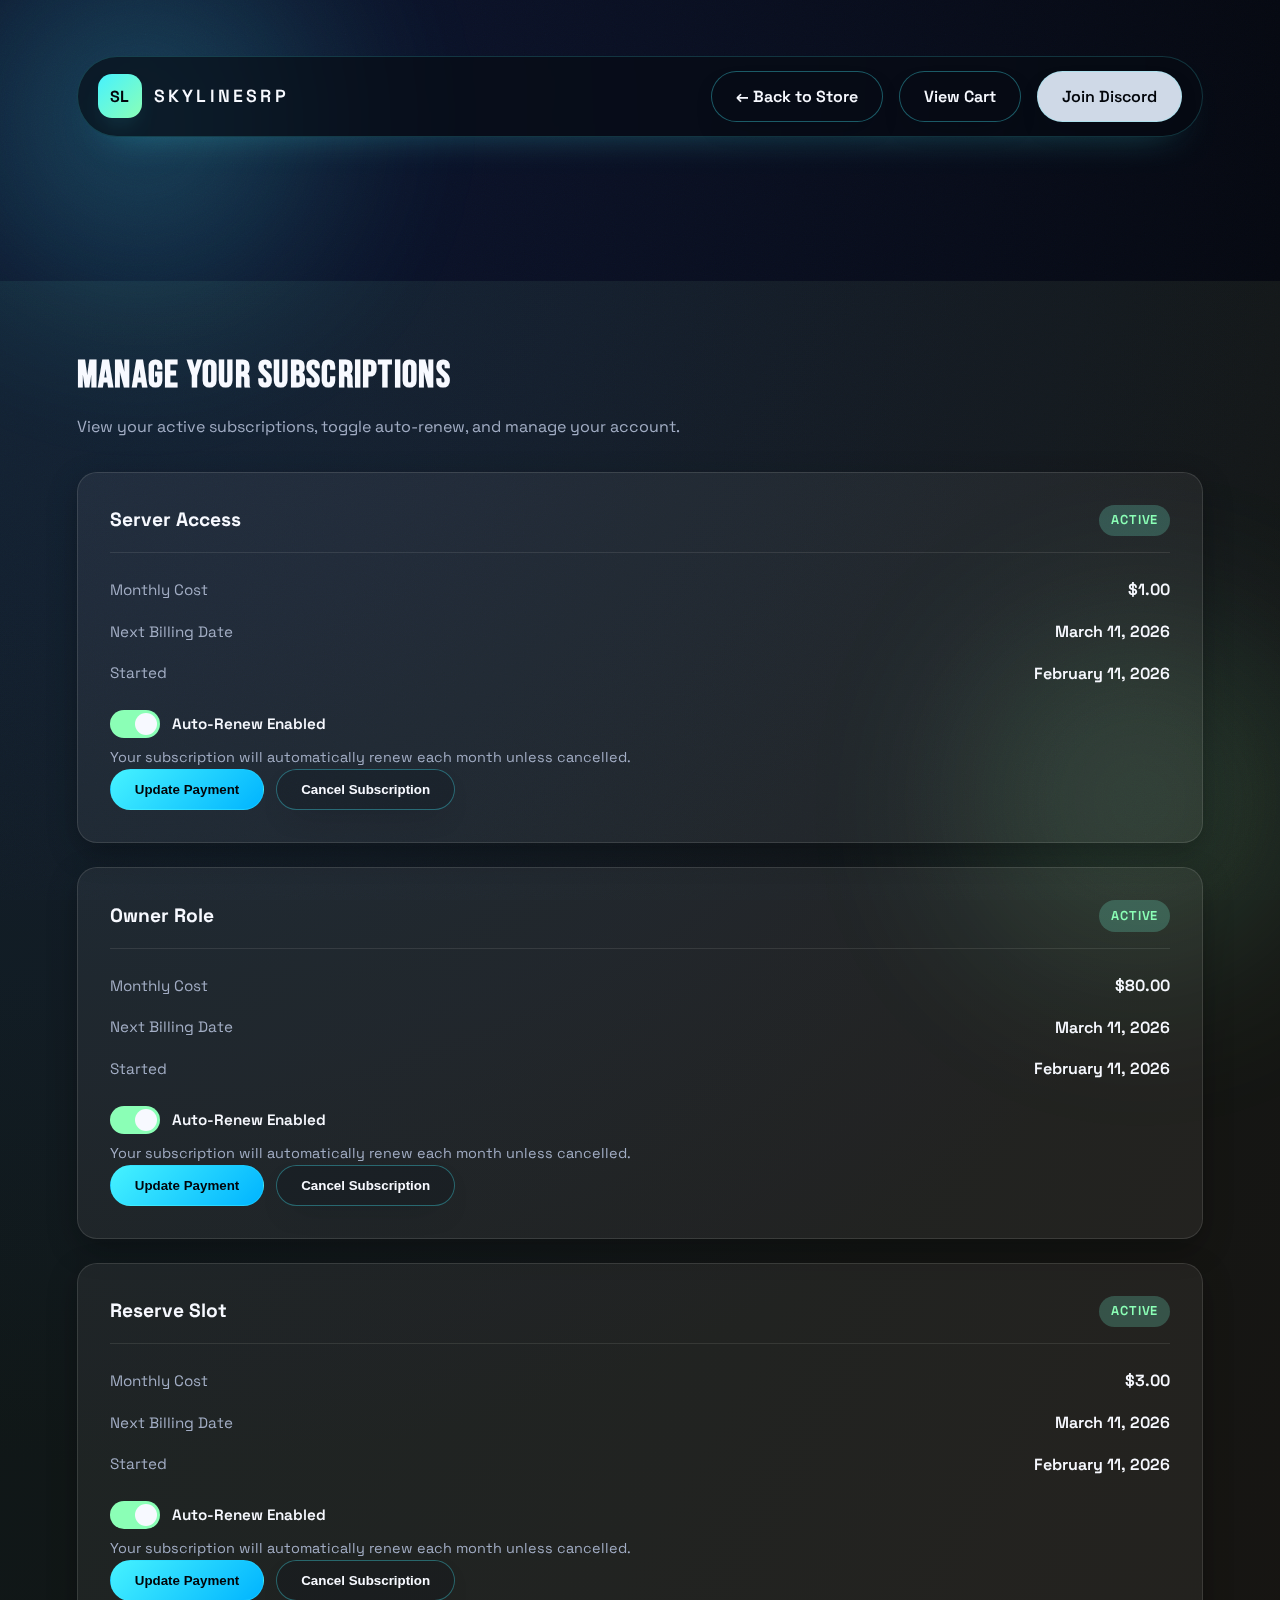
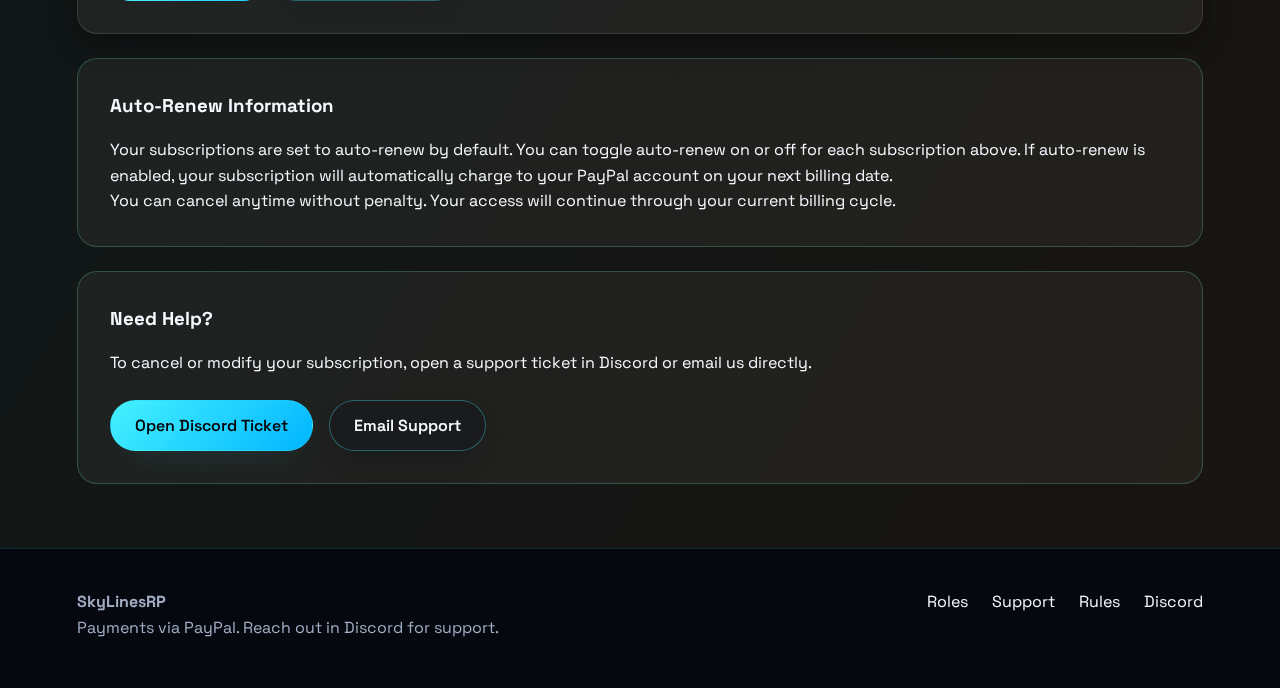
<file: subscriptions.html>
<!doctype html>
<html lang="en">
  <head>
    <meta charset="utf-8" />
    <meta name="viewport" content="width=device-width, initial-scale=1" />
    <title>Manage Subscriptions - SkyLinesRP</title>
    <link rel="stylesheet" href="styles.css" />
    <link rel="preconnect" href="https://fonts.googleapis.com" />
    <link rel="preconnect" href="https://fonts.gstatic.com" crossorigin />
    <link
      href="https://fonts.googleapis.com/css2?family=Bebas+Neue&family=Space+Grotesk:wght@400;500;600;700&display=swap"
      rel="stylesheet"
    />
  </head>
  <body class="neo">
    <div class="noise"></div>
    <header class="hero hero-small">
      <nav class="nav">
        <div class="brand">
          <span class="brand-mark">SL</span>
          <span class="brand-name">SkyLinesRP</span>
        </div>
        <div class="nav-actions">
          <a class="cta ghost" href="index.html">← Back to Store</a>
          <a class="cta ghost" href="https://www.paypal.com/cgi-bin/webscr?cmd=_cart&business=blakeg716@hotmail.com&display=1&currency_code=USD" target="_blank" rel="noopener">View Cart</a>
          <a class="cta" href="https://discord.gg/GrjJajYC" target="_blank" rel="noopener">Join Discord</a>
        </div>
      </nav>
    </header>

    <main>
      <section class="subscriptions-section" id="subscriptions">
        <div class="container">
          <div class="section-head">
            <h2>Manage Your Subscriptions</h2>
            <p>View your active subscriptions, toggle auto-renew, and manage your account.</p>
          </div>

          <div class="subscriptions-list">
            <!-- Server Access -->
            <div class="sub-card">
              <div class="sub-header">
                <h3>Server Access</h3>
                <span class="sub-status">Active</span>
              </div>
              <div class="sub-details">
                <div class="detail-row">
                  <span>Monthly Cost</span>
                  <strong>$1.00</strong>
                </div>
                <div class="detail-row">
                  <span>Next Billing Date</span>
                  <strong>March 11, 2026</strong>
                </div>
                <div class="detail-row">
                  <span>Started</span>
                  <strong>February 11, 2026</strong>
                </div>
              </div>

              <div class="toggle-container">
                <div class="toggle-switch">
                  <input type="checkbox" id="auto-renew-access" checked />
                  <label for="auto-renew-access"></label>
                </div>
                <span class="toggle-text">Auto-Renew Enabled</span>
              </div>
              <p class="toggle-note">Your subscription will automatically renew each month unless cancelled.</p>

              <div class="role-actions">
                <form class="paypal-form" action="https://www.paypal.com/cgi-bin/webscr" method="post" target="_blank">
                  <input type="hidden" name="cmd" value="_cart">
                  <input type="hidden" name="add" value="1">
                  <input type="hidden" name="business" value="blakeg716@hotmail.com">
                  <input type="hidden" name="item_name" value="Server Access (1 Month)">
                  <input type="hidden" name="amount" value="1.00">
                  <input type="hidden" name="currency_code" value="USD">
                  <button type="submit" class="cta primary">Update Payment</button>
                </form>
                <button class="cta ghost" onclick="alert('Open a Discord ticket in #support-ticket to cancel.')">Cancel Subscription</button>
              </div>
            </div>

            <!-- Owner Role -->
            <div class="sub-card">
              <div class="sub-header">
                <h3>Owner Role</h3>
                <span class="sub-status">Active</span>
              </div>
              <div class="sub-details">
                <div class="detail-row">
                  <span>Monthly Cost</span>
                  <strong>$80.00</strong>
                </div>
                <div class="detail-row">
                  <span>Next Billing Date</span>
                  <strong>March 11, 2026</strong>
                </div>
                <div class="detail-row">
                  <span>Started</span>
                  <strong>February 11, 2026</strong>
                </div>
              </div>

              <div class="toggle-container">
                <div class="toggle-switch">
                  <input type="checkbox" id="auto-renew-owner" checked />
                  <label for="auto-renew-owner"></label>
                </div>
                <span class="toggle-text">Auto-Renew Enabled</span>
              </div>
              <p class="toggle-note">Your subscription will automatically renew each month unless cancelled.</p>

              <div class="role-actions">
                <form class="paypal-form" action="https://www.paypal.com/cgi-bin/webscr" method="post" target="_blank">
                  <input type="hidden" name="cmd" value="_cart">
                  <input type="hidden" name="add" value="1">
                  <input type="hidden" name="business" value="blakeg716@hotmail.com">
                  <input type="hidden" name="item_name" value="Owner Role (1 Month)">
                  <input type="hidden" name="amount" value="80.00">
                  <input type="hidden" name="currency_code" value="USD">
                  <button type="submit" class="cta primary">Update Payment</button>
                </form>
                <button class="cta ghost" onclick="alert('Open a Discord ticket in #support-ticket to cancel.')">Cancel Subscription</button>
              </div>
            </div>

            <!-- Reserve Slot -->
            <div class="sub-card">
              <div class="sub-header">
                <h3>Reserve Slot</h3>
                <span class="sub-status">Active</span>
              </div>
              <div class="sub-details">
                <div class="detail-row">
                  <span>Monthly Cost</span>
                  <strong>$3.00</strong>
                </div>
                <div class="detail-row">
                  <span>Next Billing Date</span>
                  <strong>March 11, 2026</strong>
                </div>
                <div class="detail-row">
                  <span>Started</span>
                  <strong>February 11, 2026</strong>
                </div>
              </div>

              <div class="toggle-container">
                <div class="toggle-switch">
                  <input type="checkbox" id="auto-renew-reserve" checked />
                  <label for="auto-renew-reserve"></label>
                </div>
                <span class="toggle-text">Auto-Renew Enabled</span>
              </div>
              <p class="toggle-note">Your subscription will automatically renew each month unless cancelled.</p>

              <div class="role-actions">
                <form class="paypal-form" action="https://www.paypal.com/cgi-bin/webscr" method="post" target="_blank">
                  <input type="hidden" name="cmd" value="_cart">
                  <input type="hidden" name="add" value="1">
                  <input type="hidden" name="business" value="blakeg716@hotmail.com">
                  <input type="hidden" name="item_name" value="Reserve Slot (1 Month)">
                  <input type="hidden" name="amount" value="3.00">
                  <input type="hidden" name="currency_code" value="USD">
                  <button type="submit" class="cta primary">Update Payment</button>
                </form>
                <button class="cta ghost" onclick="alert('Open a Discord ticket in #support-ticket to cancel.')">Cancel Subscription</button>
              </div>
            </div>
          </div>

          <div class="info-card" id="auto-renew">
            <h3>Auto-Renew Information</h3>
            <p>Your subscriptions are set to auto-renew by default. You can toggle auto-renew on or off for each subscription above. If auto-renew is enabled, your subscription will automatically charge to your PayPal account on your next billing date.</p>
            <p>You can cancel anytime without penalty. Your access will continue through your current billing cycle.</p>
          </div>

          <div class="info-card" id="cancel">
            <h3>Need Help?</h3>
            <p>To cancel or modify your subscription, open a support ticket in Discord or email us directly.</p>
            <div style="display: flex; gap: 1rem; flex-wrap: wrap; margin-top: 1.5rem;">
              <a class="cta primary" href="https://discord.gg/GrjJajYC" target="_blank">Open Discord Ticket</a>
              <a class="cta ghost" href="mailto:blakeg716@hotmail.com">Email Support</a>
            </div>
          </div>
        </div>
      </section>
    </main>

    <footer class="footer">
      <div>
        <strong>SkyLinesRP</strong>
        <p>Payments via PayPal. Reach out in Discord for support.</p>
      </div>
      <div class="footer-links">
        <a href="index.html#roles">Roles</a>
        <a href="index.html#support">Support</a>
        <a href="index.html#rules">Rules</a>
        <a href="https://discord.gg/GrjJajYC" target="_blank" rel="noopener">Discord</a>
      </div>
    </footer>
  </body>
</html>
</file>
<file: styles.css>
:root {
  --bg: #0b0d11;
  --bg-light: #141823;
  --paper: #f3efe7;
  --accent: #ffb84d;
  --accent-dark: #d98200;
  --teal: #6ee7c6;
  --text: #f8f5f0;
  --muted: #b7b1a7;
  --shadow: rgba(10, 10, 10, 0.6);
}

* {
  box-sizing: border-box;
  margin: 0;
  padding: 0;
}

body {
  font-family: "Space Grotesk", system-ui, sans-serif;
  background: radial-gradient(circle at top, #1c2333 0%, #0b0d11 55%);
  color: var(--text);
  min-height: 100vh;
  line-height: 1.6;
}

.noise {
  position: fixed;
  inset: 0;
  background-image: url("data:image/svg+xml,%3Csvg xmlns='http://www.w3.org/2000/svg' width='200' height='200' viewBox='0 0 200 200'%3E%3Cfilter id='n'%3E%3CfeTurbulence type='fractalNoise' baseFrequency='0.9' numOctaves='2' stitchTiles='stitch'/%3E%3C/filter%3E%3Crect width='200' height='200' filter='url(%23n)' opacity='0.15'/%3E%3C/svg%3E");
  pointer-events: none;
  mix-blend-mode: soft-light;
  z-index: 1;
}

.hero {
  position: relative;
  padding: 2.5rem 6vw 5rem;
  overflow: visible;
  z-index: 2;
}

.hero-small {
  padding: 1.5rem 6vw 2rem;
}

.hero-small .hero-content {
  grid-template-columns: 1fr;
}

.hero-small h1 {
  font-size: 2.2rem;
}

.nav {
  display: flex;
  align-items: center;
  justify-content: space-between;
  margin-bottom: 3rem;
}

.brand {
  display: flex;
  align-items: center;
  gap: 0.75rem;
  font-weight: 600;
}

.brand-mark {
  width: 44px;
  height: 44px;
  border-radius: 14px;
  background: linear-gradient(135deg, var(--accent), var(--teal));
  color: #0b0d11;
  display: grid;
  place-items: center;
  font-weight: 700;
}

.brand-name {
  font-size: 1.1rem;
  letter-spacing: 0.08rem;
}

.nav-actions {
  display: flex;
  align-items: center;
  gap: 1rem;
}

.dropdown {
  position: relative;
  display: inline-block;
}

.dropdown-toggle {
  background: var(--accent);
  color: #0b0d11;
  border: none;
  padding: 0.65rem 1.2rem;
  border-radius: 8px;
  font-weight: 600;
  cursor: pointer;
  font-size: 0.9rem;
  transition: background 0.2s ease;
  white-space: nowrap;
}

.dropdown-toggle:hover {
  background: var(--accent-dark);
}

.dropdown-menu {
  position: absolute;
  top: calc(100% + 2px);
  left: 0;
  background: var(--bg-light);
  border: 1px solid rgba(248, 245, 240, 0.2);
  border-radius: 12px;
  list-style: none;
  min-width: 200px;
  box-shadow: 0 10px 30px rgba(0, 0, 0, 0.5);
  padding: 0.5rem 0;
  display: none;
  z-index: 10000;
  pointer-events: none;
  opacity: 0;
  transition: opacity 0.2s ease;
}

.dropdown:hover .dropdown-menu,
.dropdown.active .dropdown-menu {
  display: block;
  pointer-events: auto;
  opacity: 1;
}

.dropdown-menu li {
  padding: 0;
}

.dropdown-menu a {
  display: block;
  padding: 0.75rem 1.25rem;
  color: var(--text);
  text-decoration: none;
  transition: background 0.2s ease;
  white-space: nowrap;
}

.dropdown-menu a:hover {
  background: rgba(248, 245, 240, 0.1);
  color: var(--accent);
}

.hero-content {
  display: grid;
  grid-template-columns: repeat(auto-fit, minmax(280px, 1fr));
  gap: 2.5rem;
  align-items: center;
}

.hero-text h1 {
  font-family: "Playfair Display", serif;
  font-size: clamp(2.4rem, 4vw, 3.8rem);
  line-height: 1.1;
  margin-bottom: 1rem;
}

.eyebrow {
  text-transform: uppercase;
  letter-spacing: 0.4rem;
  font-size: 0.75rem;
  color: var(--accent);
  margin-bottom: 1rem;
}

.lede {
  color: var(--muted);
  max-width: 36rem;
  margin-bottom: 1.5rem;
}

.hero-actions {
  display: flex;
  flex-wrap: wrap;
  gap: 0.75rem;
  margin-bottom: 1.5rem;
}

.cta {
  border: 1px solid transparent;
  background: var(--paper);
  color: #0b0d11;
  padding: 0.75rem 1.5rem;
  border-radius: 999px;
  font-weight: 600;
  cursor: pointer;
  text-decoration: none;
  display: inline-flex;
  align-items: center;
  justify-content: center;
  transition: transform 0.3s ease, box-shadow 0.3s ease, background 0.3s ease;
  box-shadow: 0 12px 30px -18px var(--shadow);
}

.cta:hover {
  transform: translateY(-2px);
  box-shadow: 0 18px 35px -18px var(--shadow);
}

.cta.primary {
  background: linear-gradient(135deg, var(--accent), var(--accent-dark));
  color: #0b0d11;
}

.cta.ghost {
  background: transparent;
  border-color: rgba(248, 245, 240, 0.2);
  color: var(--text);
}

.cta.full {
  width: 100%;
}

.paypal-form {
  display: inline-block;
}

.paypal-form.full {
  width: 100%;
}

.paypal-form.full .cta {
  width: 100%;
}

.hero-note {
  display: grid;
  gap: 0.35rem;
  color: var(--muted);
  font-size: 0.9rem;
}

.hero-card {
  background: rgba(248, 245, 240, 0.08);
  border: 1px solid rgba(248, 245, 240, 0.1);
  padding: 2rem;
  border-radius: 28px;
  backdrop-filter: blur(8px);
  box-shadow: 0 30px 60px -40px var(--shadow);
}

.card-top {
  display: flex;
  justify-content: space-between;
  align-items: center;
  margin-bottom: 1.5rem;
}

.price {
  text-align: right;
}

.price-amount {
  font-size: 2rem;
  font-weight: 700;
}

.card-list,
.role-list {
  list-style: none;
  display: grid;
  gap: 0.5rem;
  margin: 1rem 0 1.5rem;
}

.card-list li,
.role-list li {
  padding-left: 1.5rem;
  position: relative;
}

.card-list li::before,
.role-list li::before {
  content: "";
  position: absolute;
  left: 0;
  top: 0.55rem;
  width: 8px;
  height: 8px;
  border-radius: 50%;
  background: var(--teal);
}

.card-foot {
  margin-top: 1rem;
  color: var(--muted);
  font-size: 0.85rem;
}

.card-notice {
  margin-top: 0.75rem;
  padding: 0.75rem;
  background: rgba(255, 100, 100, 0.1);
  border-left: 3px solid rgba(255, 100, 100, 0.6);
  color: rgba(248, 245, 240, 0.85);
  font-size: 0.8rem;
  border-radius: 4px;
}

main {
  position: relative;
  z-index: 2;
}

section {
  padding: 4rem 6vw;
}

.section-head {
  margin-bottom: 2rem;
}

.section-head h2 {
  font-family: "Playfair Display", serif;
  font-size: clamp(2rem, 3vw, 2.8rem);
  margin-bottom: 0.5rem;
}

.section-head p {
  color: var(--muted);
}

.role-grid {
  display: grid;
  grid-template-columns: repeat(auto-fit, minmax(260px, 1fr));
  gap: 1.5rem;
}

.role-card {
  background: rgba(248, 245, 240, 0.05);
  border: 1px solid rgba(248, 245, 240, 0.1);
  padding: 2rem;
  border-radius: 24px;
  box-shadow: 0 20px 40px -30px var(--shadow);
}

.role-card.premium {
  border-color: rgba(255, 184, 77, 0.5);
  box-shadow: 0 26px 50px -30px rgba(255, 184, 77, 0.6);
}

.role-header {
  display: flex;
  justify-content: space-between;
  align-items: center;
}

.role-tag {
  background: rgba(110, 231, 198, 0.2);
  padding: 0.25rem 0.75rem;
  border-radius: 999px;
  font-size: 0.75rem;
  text-transform: uppercase;
  letter-spacing: 0.1rem;
}

.role-desc {
  margin: 1rem 0;
  color: var(--muted);
}

.role-actions {
  display: flex;
  flex-wrap: wrap;
  gap: 0.75rem;
}

.access {
  display: grid;
  grid-template-columns: repeat(auto-fit, minmax(280px, 1fr));
  gap: 2rem;
  align-items: center;
  background: linear-gradient(120deg, rgba(255, 184, 77, 0.15), rgba(110, 231, 198, 0.12));
  border-top: 1px solid rgba(248, 245, 240, 0.1);
  border-bottom: 1px solid rgba(248, 245, 240, 0.1);
}

.access-panel {
  background: rgba(11, 13, 17, 0.7);
  border: 1px solid rgba(248, 245, 240, 0.1);
  padding: 2rem;
  border-radius: 24px;
}

.panel-row {
  display: flex;
  justify-content: space-between;
  padding: 0.75rem 0;
  border-bottom: 1px solid rgba(248, 245, 240, 0.05);
}

.panel-row:last-child {
  border-bottom: none;
}

.link {
  color: var(--text);
  text-decoration: none;
  border-bottom: 1px solid rgba(248, 245, 240, 0.35);
  padding-bottom: 2px;
}

.link:hover {
  color: var(--accent);
  border-bottom-color: var(--accent);
}

.faq-grid {
  display: grid;
  grid-template-columns: repeat(auto-fit, minmax(220px, 1fr));
  gap: 1.5rem;
}

.faq-card {
  background: rgba(248, 245, 240, 0.05);
  padding: 1.5rem;
  border-radius: 20px;
  border: 1px solid rgba(248, 245, 240, 0.08);
}

.support-card {
  display: flex;
  flex-wrap: wrap;
  align-items: center;
  justify-content: space-between;
  gap: 1.5rem;
  padding: 2rem;
  border-radius: 24px;
  background: rgba(255, 184, 77, 0.12);
  border: 1px solid rgba(255, 184, 77, 0.35);
}

.donate-card {
  display: flex;
  flex-wrap: wrap;
  align-items: center;
  justify-content: space-between;
  gap: 1.5rem;
  padding: 2rem;
  border-radius: 24px;
  background: rgba(110, 231, 198, 0.12);
  border: 1px solid rgba(110, 231, 198, 0.3);
}

.unban-card {
  display: flex;
  flex-wrap: wrap;
  align-items: center;
  justify-content: space-between;
  gap: 1.5rem;
  padding: 2rem;
  border-radius: 24px;
  background: rgba(255, 100, 100, 0.12);
  border: 1px solid rgba(255, 100, 100, 0.35);
}

.unban-list {
  list-style: none;
  display: grid;
  gap: 0.5rem;
  margin: 1rem 0 0;
}

.unban-list li {
  padding-left: 1.25rem;
  position: relative;
  font-size: 0.95rem;
}

.unban-list li::before {
  content: "";
  position: absolute;
  left: 0;
  top: 0.5rem;
  width: 6px;
  height: 6px;
  border-radius: 50%;
  background: rgba(255, 100, 100, 0.8);
}

.policy-grid {
  display: grid;
  grid-template-columns: repeat(auto-fit, minmax(240px, 1fr));
  gap: 1.5rem;
}

.policy-card {
  background: rgba(248, 245, 240, 0.05);
  padding: 1.75rem;
  border-radius: 20px;
  border: 1px solid rgba(248, 245, 240, 0.08);
}

.policy-card ul {
  list-style: none;
  display: grid;
  gap: 0.6rem;
  margin-top: 1rem;
}

.policy-card li {
  padding-left: 1.25rem;
  position: relative;
}

.policy-card li::before {
  content: "";
  position: absolute;
  left: 0;
  top: 0.55rem;
  width: 7px;
  height: 7px;
  border-radius: 50%;
  background: var(--accent);
}

.footer {
  padding: 2.5rem 6vw 3rem;
  display: flex;
  flex-wrap: wrap;
  gap: 1.5rem;
  justify-content: space-between;
  border-top: 1px solid rgba(248, 245, 240, 0.08);
  color: var(--muted);
}

.footer a {
  color: var(--text);
  text-decoration: none;
}

.footer-links {
  display: flex;
  gap: 1.5rem;
}

@media (max-width: 720px) {
  .nav {
    flex-direction: column;
    gap: 1rem;
  }

  .hero {
    padding-top: 2rem;
  }

  .cta {
    width: 100%;
  }

  .footer {
    flex-direction: column;
  }
}

/* Gift Cards Section */
.giftcards {
  background: linear-gradient(120deg, rgba(255, 184, 77, 0.12), rgba(110, 231, 198, 0.08));
}

.giftcard-grid {
  display: grid;
  grid-template-columns: repeat(auto-fit, minmax(240px, 1fr));
  gap: 1.5rem;
  margin-bottom: 2rem;
}

.giftcard-card {
  background: rgba(248, 245, 240, 0.08);
  border: 1px solid rgba(255, 184, 77, 0.35);
  border-radius: 20px;
  padding: 1.75rem;
  text-align: center;
  box-shadow: 0 10px 30px rgba(255, 184, 77, 0.1);
  transition: transform 0.3s ease, box-shadow 0.3s ease;
}

.giftcard-card:hover {
  transform: translateY(-4px);
  box-shadow: 0 15px 40px rgba(255, 184, 77, 0.2);
}

.giftcard-icon {
  font-size: 3rem;
  margin-bottom: 1rem;
}

.giftcard-card h3 {
  margin: 1rem 0 0.5rem;
  font-size: 1.15rem;
}

.giftcard-price {
  font-size: 2rem;
  font-weight: 700;
  color: var(--accent);
  margin: 0.5rem 0;
}

.giftcard-card > p:nth-of-type(2) {
  color: var(--muted);
  margin-bottom: 1rem;
  font-size: 0.9rem;
}

.giftcard-list {
  list-style: none;
  display: grid;
  gap: 0.5rem;
  margin: 1rem 0 1.5rem;
  text-align: left;
}

.giftcard-list li {
  padding-left: 1.25rem;
  position: relative;
  font-size: 0.9rem;
  color: var(--muted);
}

.giftcard-list li::before {
  content: "✓";
  position: absolute;
  left: 0;
  color: var(--teal);
  font-weight: bold;
}

.giftcard-info {
  background: rgba(248, 245, 240, 0.05);
  border: 1px solid rgba(255, 184, 77, 0.2);
  border-radius: 20px;
  padding: 2rem;
  margin-top: 2rem;
}

.giftcard-info h3 {
  margin-bottom: 1rem;
}

.giftcard-info ul {
  list-style: none;
  display: grid;
  gap: 0.75rem;
  padding-left: 0;
}

.giftcard-info li {
  padding-left: 1.5rem;
  position: relative;
}

.giftcard-info li::before {
  content: "→";
  position: absolute;
  left: 0;
  color: var(--accent);
  font-weight: bold;
}

/* Subscriptions Page Styles */
.subscriptions-section {
  background: linear-gradient(120deg, rgba(110, 231, 198, 0.08), rgba(255, 184, 77, 0.08));
}

.subscriptions-list {
  display: grid;
  gap: 1.5rem;
}

.sub-card {
  background: rgba(248, 245, 240, 0.06);
  border: 1px solid rgba(248, 245, 240, 0.12);
  border-radius: 20px;
  padding: 2rem;
  box-shadow: 0 10px 30px rgba(0, 0, 0, 0.3);
}

.sub-header {
  display: flex;
  justify-content: space-between;
  align-items: center;
  margin-bottom: 1.5rem;
  padding-bottom: 1rem;
  border-bottom: 1px solid rgba(248, 245, 240, 0.1);
}

.sub-header h3 {
  font-size: 1.2rem;
  margin: 0;
}

.sub-status {
  background: rgba(110, 231, 198, 0.25);
  color: var(--teal);
  padding: 0.35rem 0.75rem;
  border-radius: 999px;
  font-size: 0.8rem;
  font-weight: 600;
  text-transform: uppercase;
  letter-spacing: 0.05rem;
}

.sub-details {
  margin: 1.5rem 0;
  display: grid;
  gap: 1rem;
}

.detail-row {
  display: flex;
  justify-content: space-between;
  align-items: center;
}

.detail-row span {
  color: var(--muted);
  font-size: 0.95rem;
}

.detail-row strong {
  color: var(--text);
  font-weight: 600;
}

.toggle-container {
  display: flex;
  align-items: center;
  gap: 0.75rem;
}

.toggle-text {
  color: var(--text);
  font-size: 0.95rem;
  font-weight: 600;
}

.toggle-note {
  color: var(--muted);
  font-size: 0.9rem;
  margin-top: 0.5rem;
}

.toggle-switch {
  position: relative;
  display: inline-block;
  width: 50px;
  height: 28px;
}

.toggle-switch input {
  opacity: 0;
  width: 0;
  height: 0;
}

.toggle-switch label {
  position: absolute;
  cursor: pointer;
  top: 0;
  left: 0;
  right: 0;
  bottom: 0;
  background-color: rgba(248, 245, 240, 0.2);
  border-radius: 34px;
  transition: 0.3s;
}

.toggle-switch label::after {
  content: '';
  position: absolute;
  height: 22px;
  width: 22px;
  left: 3px;
  bottom: 3px;
  background-color: var(--text);
  border-radius: 50%;
  transition: 0.3s;
}

.toggle-switch input:checked + label {
  background-color: var(--teal);
}

.toggle-switch input:checked + label::after {
  transform: translateX(22px);
}

.sub-actions {
  display: flex;
  gap: 1rem;
  margin-top: 1.5rem;
}

.sub-actions .cta {
  flex: 1;
  padding: 0.6rem 1rem;
  font-size: 0.9rem;
}

.cta.danger {
  border-color: rgba(255, 100, 100, 0.5);
  color: rgba(255, 100, 100, 0.9);
}

.cta.danger:hover {
  background: rgba(255, 100, 100, 0.15);
}

.auto-renew-section {
  background: rgba(110, 231, 198, 0.08);
}

.info-card {
  background: rgba(248, 245, 240, 0.05);
  border: 1px solid rgba(110, 231, 198, 0.25);
  border-radius: 20px;
  padding: 2rem;
  margin-top: 1.5rem;
}

.info-card h3 {
  margin-bottom: 1rem;
}

.info-card ul {
  list-style: none;
  display: grid;
  gap: 0.75rem;
  padding-left: 0;
}

.info-card li {
  padding-left: 1.5rem;
  position: relative;
}

.info-card li::before {
  content: '✓';
  position: absolute;
  left: 0;
  color: var(--teal);
  font-weight: bold;
}

.cancel-section {
  background: linear-gradient(120deg, rgba(255, 100, 100, 0.08), rgba(255, 184, 77, 0.08));
}

.cancel-card {
  background: rgba(248, 245, 240, 0.05);
  border: 1px solid rgba(255, 100, 100, 0.25);
  border-radius: 20px;
  padding: 2rem;
  margin-top: 1.5rem;
}

.cancel-card h3 {
  margin-bottom: 1rem;
  color: var(--text);
}

.cancel-card p {
  color: var(--muted);
  margin: 0.75rem 0;
}

.cancel-actions {
  display: flex;
  gap: 1rem;
  margin: 1.5rem 0;
}

.cancel-actions a {
  flex: 1;
}

.cancel-note {
  font-size: 0.85rem;
  color: rgba(248, 245, 240, 0.6);
  margin-top: 1rem;
}

@keyframes rise {
  from {
    opacity: 0;
    transform: translateY(18px);
  }
  to {
    opacity: 1;
    transform: translateY(0);
  }
}

.hero-text,
.hero-card,
.role-card,
.access-copy,
.access-panel,
.support-card,
.donate-card,
.unban-card,
.policy-card,
.faq-card,
.giftcard-card,
.giftcard-info,
.sub-card,
.info-card,
.cancel-card {
  animation: rise 0.8s ease forwards;
}

/* Site refresh (neon noir) */
body.neo {
  --bg: #05070c;
  --bg-light: #0c1220;
  --paper: #e6f1ff;
  --accent: #46f2ff;
  --accent-dark: #00b4ff;
  --teal: #8bffb6;
  --text: #f7f9ff;
  --muted: #a2adc4;
  --shadow: rgba(3, 8, 20, 0.75);
  font-family: "Space Grotesk", sans-serif;
  background: radial-gradient(circle at 10% 5%, #0d1530 0%, #05070c 55%);
  color: var(--text);
}

body.neo::before,
body.neo::after {
  content: "";
  position: fixed;
  width: 520px;
  height: 520px;
  border-radius: 50%;
  filter: blur(80px);
  z-index: 0;
  opacity: 0.45;
  pointer-events: none;
}

body.neo::before {
  top: -140px;
  left: -120px;
  background: radial-gradient(circle, rgba(70, 242, 255, 0.6), transparent 70%);
}

body.neo::after {
  bottom: -160px;
  right: -120px;
  background: radial-gradient(circle, rgba(139, 255, 182, 0.45), transparent 70%);
}

body.neo .hero {
  padding: 3.5rem 6vw 6rem;
}

body.neo .nav {
  position: relative;
  z-index: 5;
  background: rgba(6, 10, 18, 0.65);
  border: 1px solid rgba(70, 242, 255, 0.18);
  padding: 0.85rem 1.25rem;
  border-radius: 999px;
  backdrop-filter: blur(12px);
  box-shadow: 0 18px 40px -30px rgba(70, 242, 255, 0.55);
}

body.neo .dropdown-menu {
  z-index: 2000;
}

body.neo .brand-mark {
  background: linear-gradient(135deg, #46f2ff, #8bffb6);
  color: #03060c;
  box-shadow: 0 12px 28px -16px rgba(70, 242, 255, 0.8);
}

body.neo .brand-name {
  letter-spacing: 0.2rem;
  text-transform: uppercase;
}

body.neo .hero-text h1,
body.neo .section-head h2 {
  font-family: "Bebas Neue", sans-serif;
  letter-spacing: 0.08rem;
}

body.neo .eyebrow {
  color: var(--accent);
  letter-spacing: 0.55rem;
}

body.neo .cta {
  border-color: rgba(70, 242, 255, 0.25);
  background: rgba(230, 241, 255, 0.9);
  color: #02050a;
}

body.neo .cta.primary {
  background: linear-gradient(135deg, #46f2ff, #00b4ff);
  color: #02050a;
  box-shadow: 0 18px 35px -24px rgba(70, 242, 255, 0.8);
}

body.neo .cta.ghost {
  color: var(--text);
  border-color: rgba(70, 242, 255, 0.35);
  background: rgba(6, 10, 18, 0.2);
}

body.neo .hero-card {
  background: rgba(10, 16, 30, 0.7);
  border: 1px solid rgba(70, 242, 255, 0.25);
  box-shadow: 0 30px 60px -40px rgba(70, 242, 255, 0.7);
}

body.neo .role-card,
body.neo .support-card,
body.neo .donate-card,
body.neo .unban-card,
body.neo .policy-card,
body.neo .faq-card {
  background: rgba(10, 16, 30, 0.55);
  border: 1px solid rgba(70, 242, 255, 0.15);
  box-shadow: 0 18px 36px -30px rgba(4, 12, 24, 0.8);
}

body.neo .role-card.premium {
  border-color: rgba(70, 242, 255, 0.45);
  box-shadow: 0 26px 50px -30px rgba(70, 242, 255, 0.6);
}

body.neo .role-tag {
  background: rgba(70, 242, 255, 0.18);
  color: var(--accent);
}

body.neo .access {
  background: linear-gradient(130deg, rgba(70, 242, 255, 0.14), rgba(139, 255, 182, 0.08));
}

body.neo .access-panel {
  background: rgba(6, 10, 18, 0.75);
  border: 1px solid rgba(70, 242, 255, 0.2);
}

body.neo .giftcards {
  background: linear-gradient(135deg, rgba(70, 242, 255, 0.15), rgba(10, 16, 30, 0.65));
}

body.neo .giftcard-card {
  background: rgba(6, 10, 18, 0.8);
  border: 1px solid rgba(70, 242, 255, 0.3);
  box-shadow: 0 16px 32px -24px rgba(70, 242, 255, 0.6);
}

body.neo .giftcard-price {
  color: var(--accent);
}

body.neo .giftcard-info {
  background: rgba(6, 10, 18, 0.7);
  border: 1px solid rgba(70, 242, 255, 0.2);
}

body.neo .footer {
  background: rgba(6, 10, 18, 0.6);
  border-top: 1px solid rgba(70, 242, 255, 0.15);
}

@media (max-width: 720px) {
  body.neo .nav {
    border-radius: 24px;
  }

  body.neo .eyebrow {
    letter-spacing: 0.3rem;
  }
}
</file>
